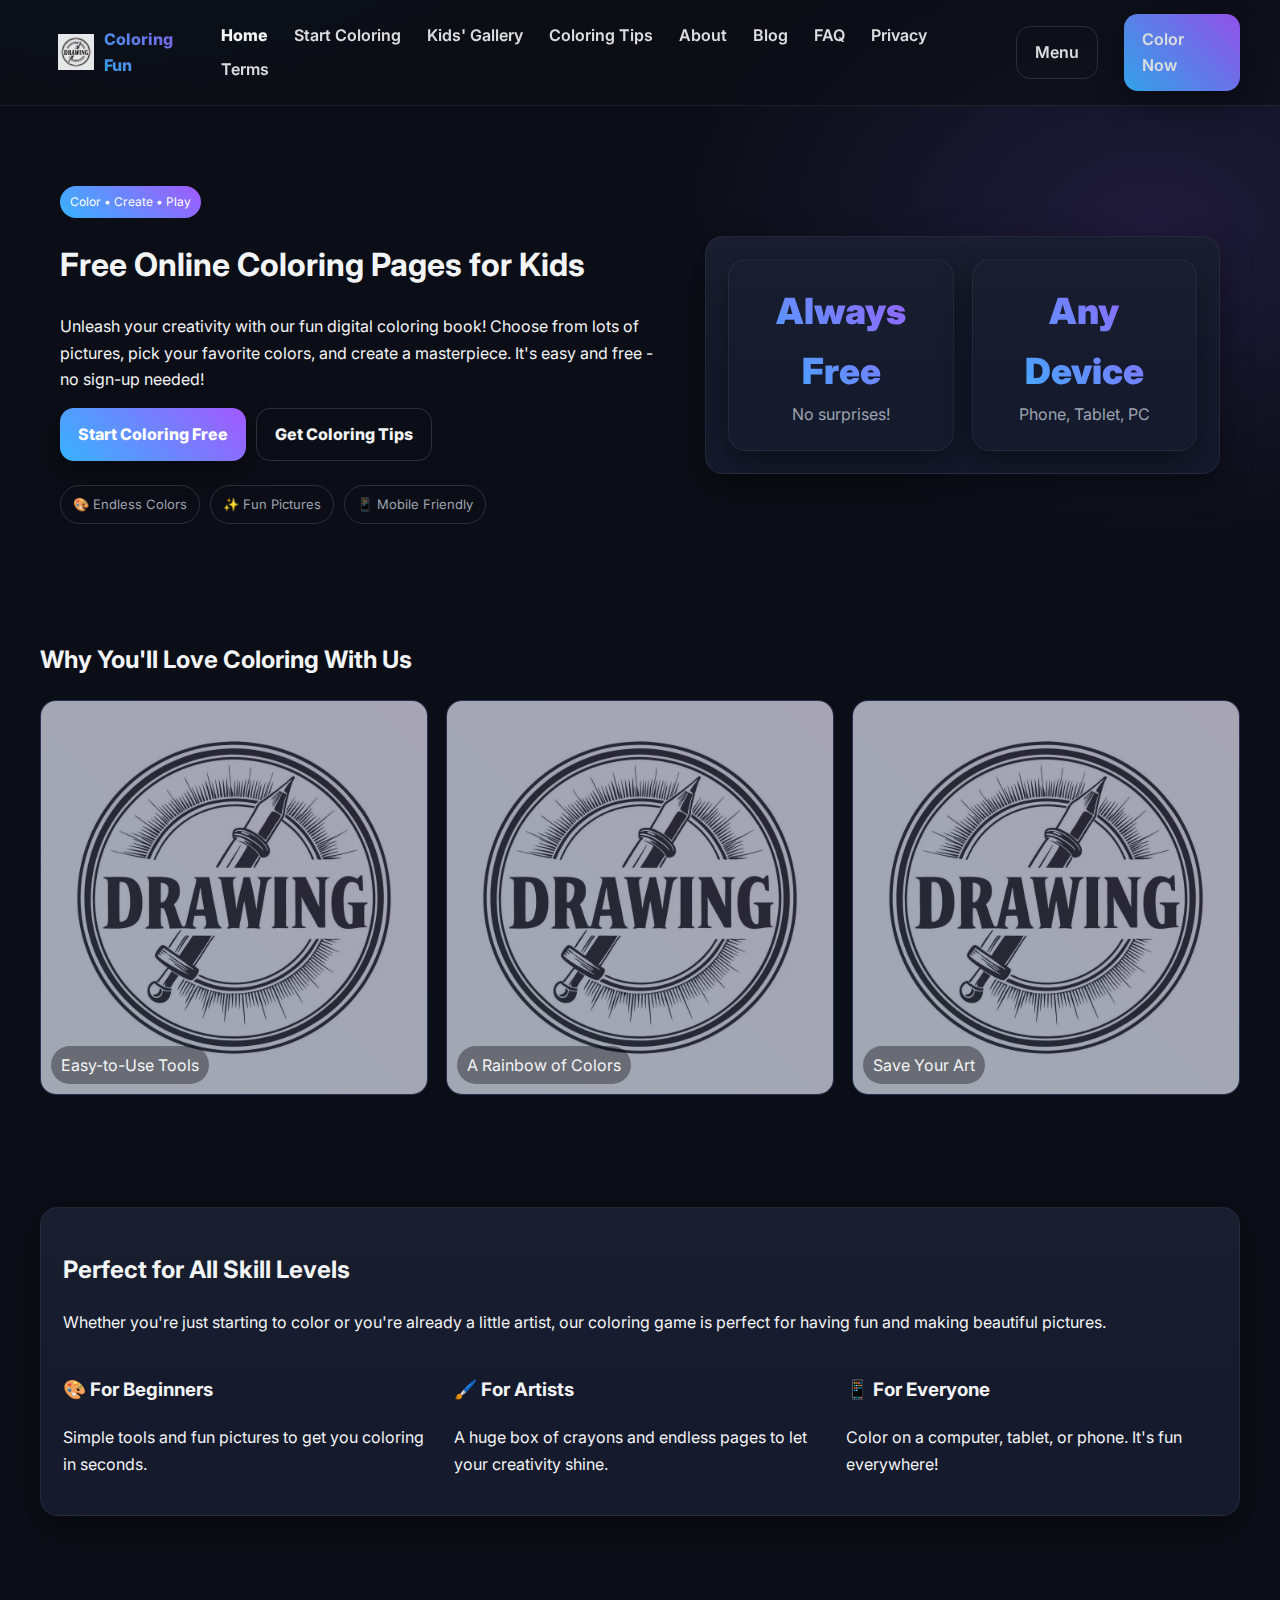
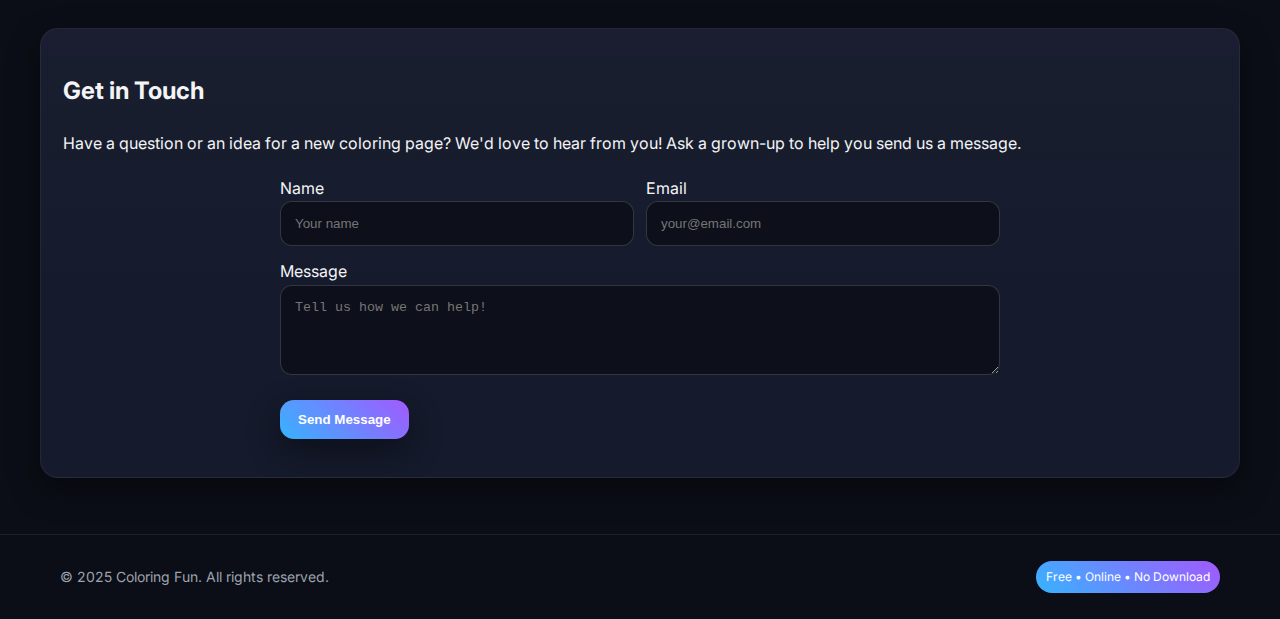
<file: index.html>
<!doctype html>
<html lang="en">
<head>
<meta charset="utf-8">
<meta name="viewport" content="width=device-width, initial-scale=1" />
<link rel="icon" href="./assets/img/pen-drawing-.jpg">
<title>Online Coloring Pages for Kids - Free Digital Coloring Book</title>
<meta name="description" content="Have fun with our free online coloring game for kids! Fill in beautiful pictures with a rainbow of colors. No download needed - start coloring now!">
<meta property="og:title" content="Online Coloring Pages for Kids - Free Digital Coloring Book">
<meta property="og:description" content="A fun and easy digital coloring book for kids. Choose from lots of pictures and colors. Free, fast, and works on any device.">
<meta property="og:type" content="website">
<meta property="og:image" content="./assets/img/pen-drawing-.jpg">
<meta name="twitter:card" content="summary">
<meta name="twitter:title" content="Online Coloring Pages for Kids - Free Digital Coloring Book">
<meta name="twitter:description" content="Express your creativity with our fun and easy digital coloring book. Perfect for young artists!">
<link rel="preconnect" href="https://fonts.googleapis.com">
<link rel="preconnect" href="https://fonts.gstatic.com" crossorigin>
<link href="https://fonts.googleapis.com/css2?family=Inter:wght@400;600;800&display=swap" rel="stylesheet">
<link rel="stylesheet" href="assets/css/style.css" />
</head>
<body>
<nav class="nav">
  <div class="container nav-inner">
    <a class="logo" href="index.html" aria-label="Home"><img src="assets/img/pen-drawing-.jpg" alt="Coloring Fun logo"><span>Coloring Fun</span></a>
    <div class="menu" data-nav-menu>
      <a href="index.html" style='opacity:1;font-weight:800'>Home</a>
      <a href="game.html" >Start Coloring</a>
      <a href="gallery.html" >Kids' Gallery</a>
      <a href="tutorials.html" >Coloring Tips</a>
      <a href="about.html" >About</a>
      <a href="blog.html" >Blog</a>
      <a href="faq.html" >FAQ</a>
      <a href="privacy.html" >Privacy</a>
      <a href="terms.html" >Terms</a>
    </div>
    <div class="right"><a class="btn ghost" data-nav-toggle>Menu</a><a class="btn" href="game.html">Color Now</a></div>
  </div>
</nav>

<header class="hero">
  <div class="container grid">
    <div>
      <div class="badge">Color • Create • Play</div>
      <h1>Free Online Coloring Pages for Kids</h1>
      <p class="hero-p">Unleash your creativity with our fun digital coloring book! Choose from lots of pictures, pick your favorite colors, and create a masterpiece. It's easy and free - no sign-up needed!</p>
      <div class="hero-buttons">
        <a class="btn" href="game.html">Start Coloring Free</a>
        <a class="btn ghost" href="tutorials.html">Get Coloring Tips</a>
      </div>
      <div class="kudos">
        <span class="pill">🎨 Endless Colors</span>
        <span class="pill">✨ Fun Pictures</span>
        <span class="pill">📱 Mobile Friendly</span>
      </div>
    </div>
    <div class="card">
      <div class="grid-2">
        <div class="card">
          <div class="stat"><div class="n">Always Free</div><div class="t">No surprises!</div></div>
        </div>
        <div class="card">
          <div class="stat"><div class="n">Any Device</div><div class="t">Phone, Tablet, PC</div></div>
        </div>
      </div>
    </div>
  </div>
</header>

<section class="section container">
  <h2>Why You'll Love Coloring With Us</h2>
  <div class="showcase">
    <div class="tile">
      <img src="assets/img/pen-drawing-.jpg" alt="A child coloring a picture on a tablet" style="width:100%;height:100%;opacity:.6;object-fit:cover">
      <div class="cap">Easy-to-Use Tools</div>
    </div>
    <div class="tile">
      <img src="assets/img/pen-drawing-.jpg" alt="A vibrant color palette" style="width:100%;height:100%;opacity:.6;object-fit:cover">
      <div class="cap">A Rainbow of Colors</div>
    </div>
    <div class="tile">
      <img src="assets/img/pen-drawing-.jpg" alt="A saved coloring page masterpiece" style="width:100%;height:100%;opacity:.6;object-fit:cover">
      <div class="cap">Save Your Art</div>
    </div>
  </div>
</section>

<section class="section container">
  <div class="card">
    <h2>Perfect for All Skill Levels</h2>
    <p>Whether you're just starting to color or you're already a little artist, our coloring game is perfect for having fun and making beautiful pictures.</p>
    <div class="feature-list">
      <div class="feature-item">
        <h3>🎨 For Beginners</h3>
        <p>Simple tools and fun pictures to get you coloring in seconds.</p>
      </div>
      <div class="feature-item">
        <h3>🖌️ For Artists</h3>
        <p>A huge box of crayons and endless pages to let your creativity shine.</p>
      </div>
      <div class="feature-item">
        <h3>📱 For Everyone</h3>
        <p>Color on a computer, tablet, or phone. It's fun everywhere!</p>
      </div>
    </div>
  </div>
</section>

<section id="contact" class="section container">
  <div class="card">
    <h2>Get in Touch</h2>
    <p>Have a question or an idea for a new coloring page? We'd love to hear from you! Ask a grown-up to help you send us a message.</p>
    <form id="contact-form" style="max-width:720px;margin:18px auto 0;text-align:left">
      <div class="form-row">
        <div>
          <label>Name</label>
          <input name="name" required placeholder="Your name">
        </div>
        <div>
          <label>Email</label>
          <input name="email" required type="email" placeholder="your@email.com">
        </div>
      </div>
      <div style="height:12px"></div>
      <div>
        <label>Message</label>
        <textarea name="message" rows="4" placeholder="Tell us how we can help!"></textarea>
      </div>
      <div style="height:18px"></div>
      <button class="btn" type="submit">Send Message</button>
      <p id="form-status" style="margin-top: 15px; text-align: center;"></p>
    </form>
  </div>
</section>

<footer class="footer">
  <div class="container" style="display:flex;align-items:center;justify-content:space-between;gap:12px;flex-wrap:wrap">
    <div>© 2025 Coloring Fun. All rights reserved.</div>
    <div style="display:flex;gap:12px;align-items:center"><span class="badge">Free • Online • No Download</span></div>
  </div>
</footer>
<script src="assets/js/main.js"></script>
</body>
</html>
</file>
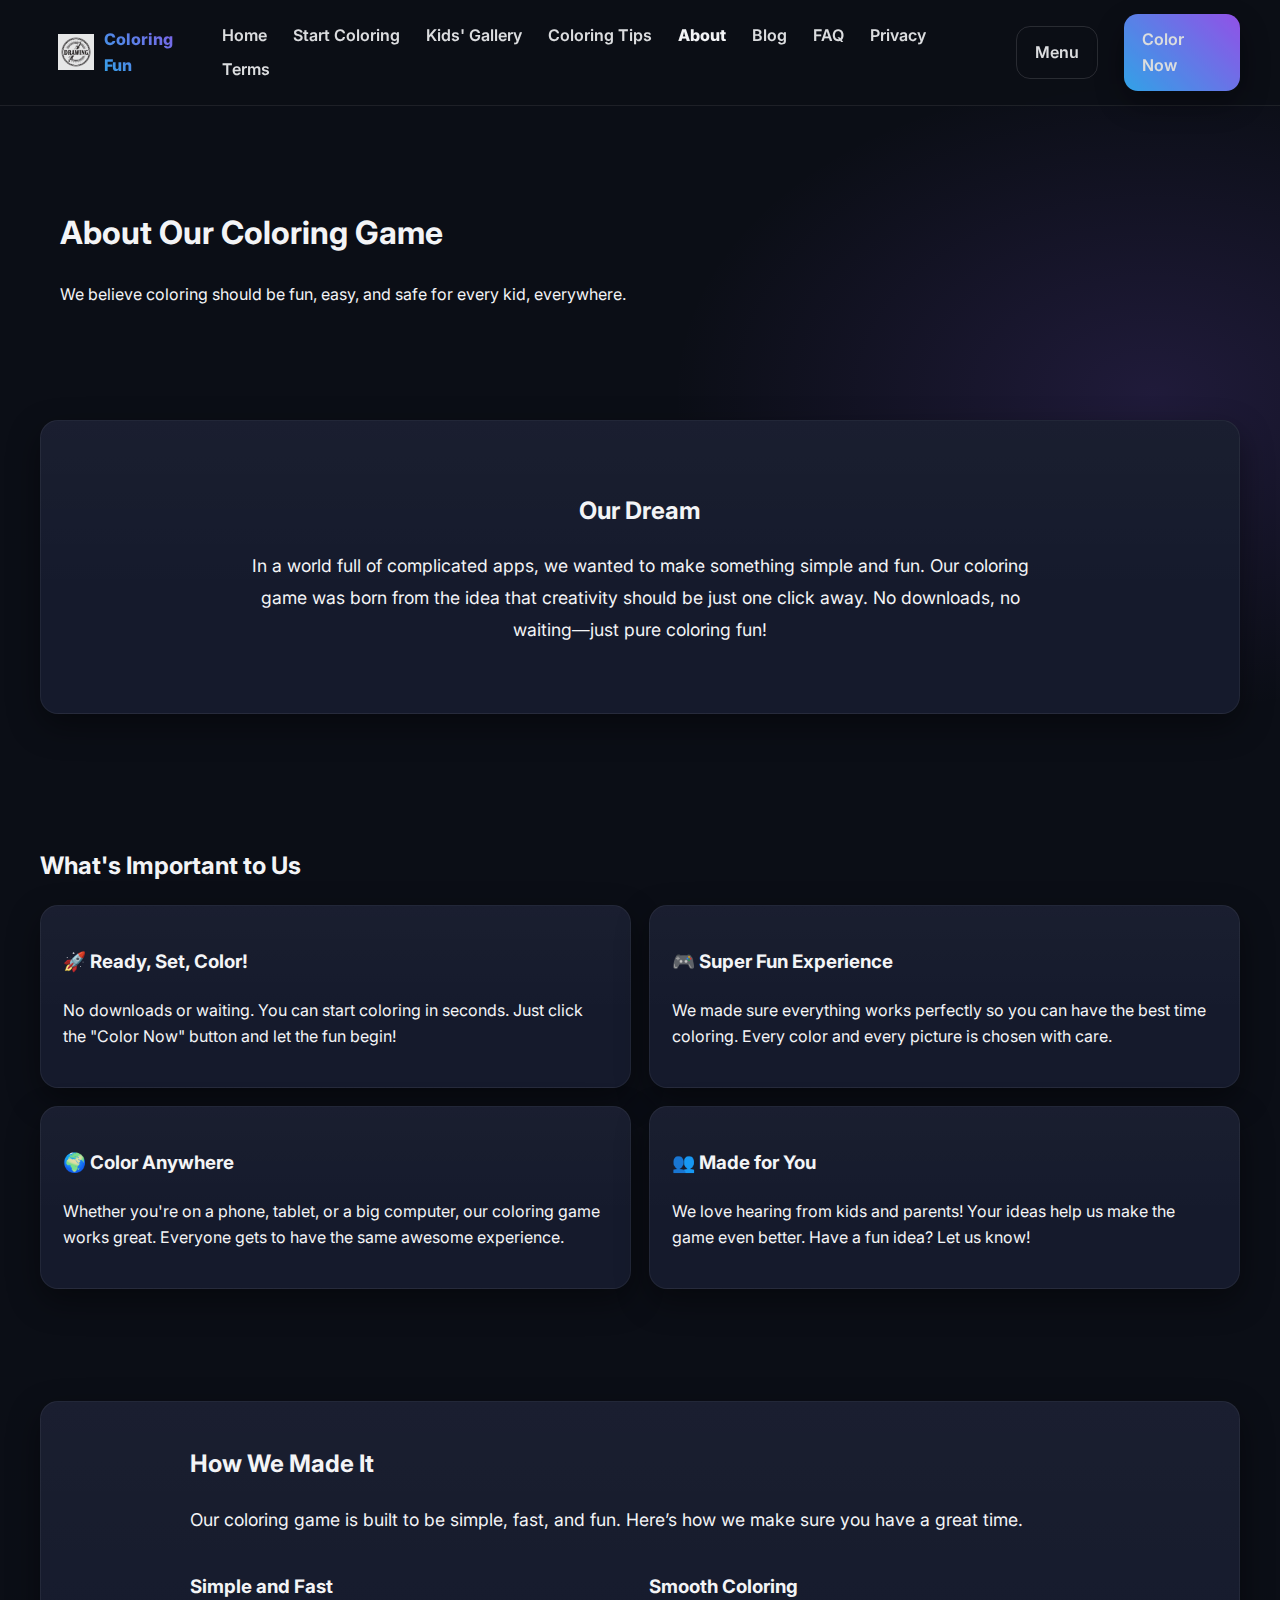
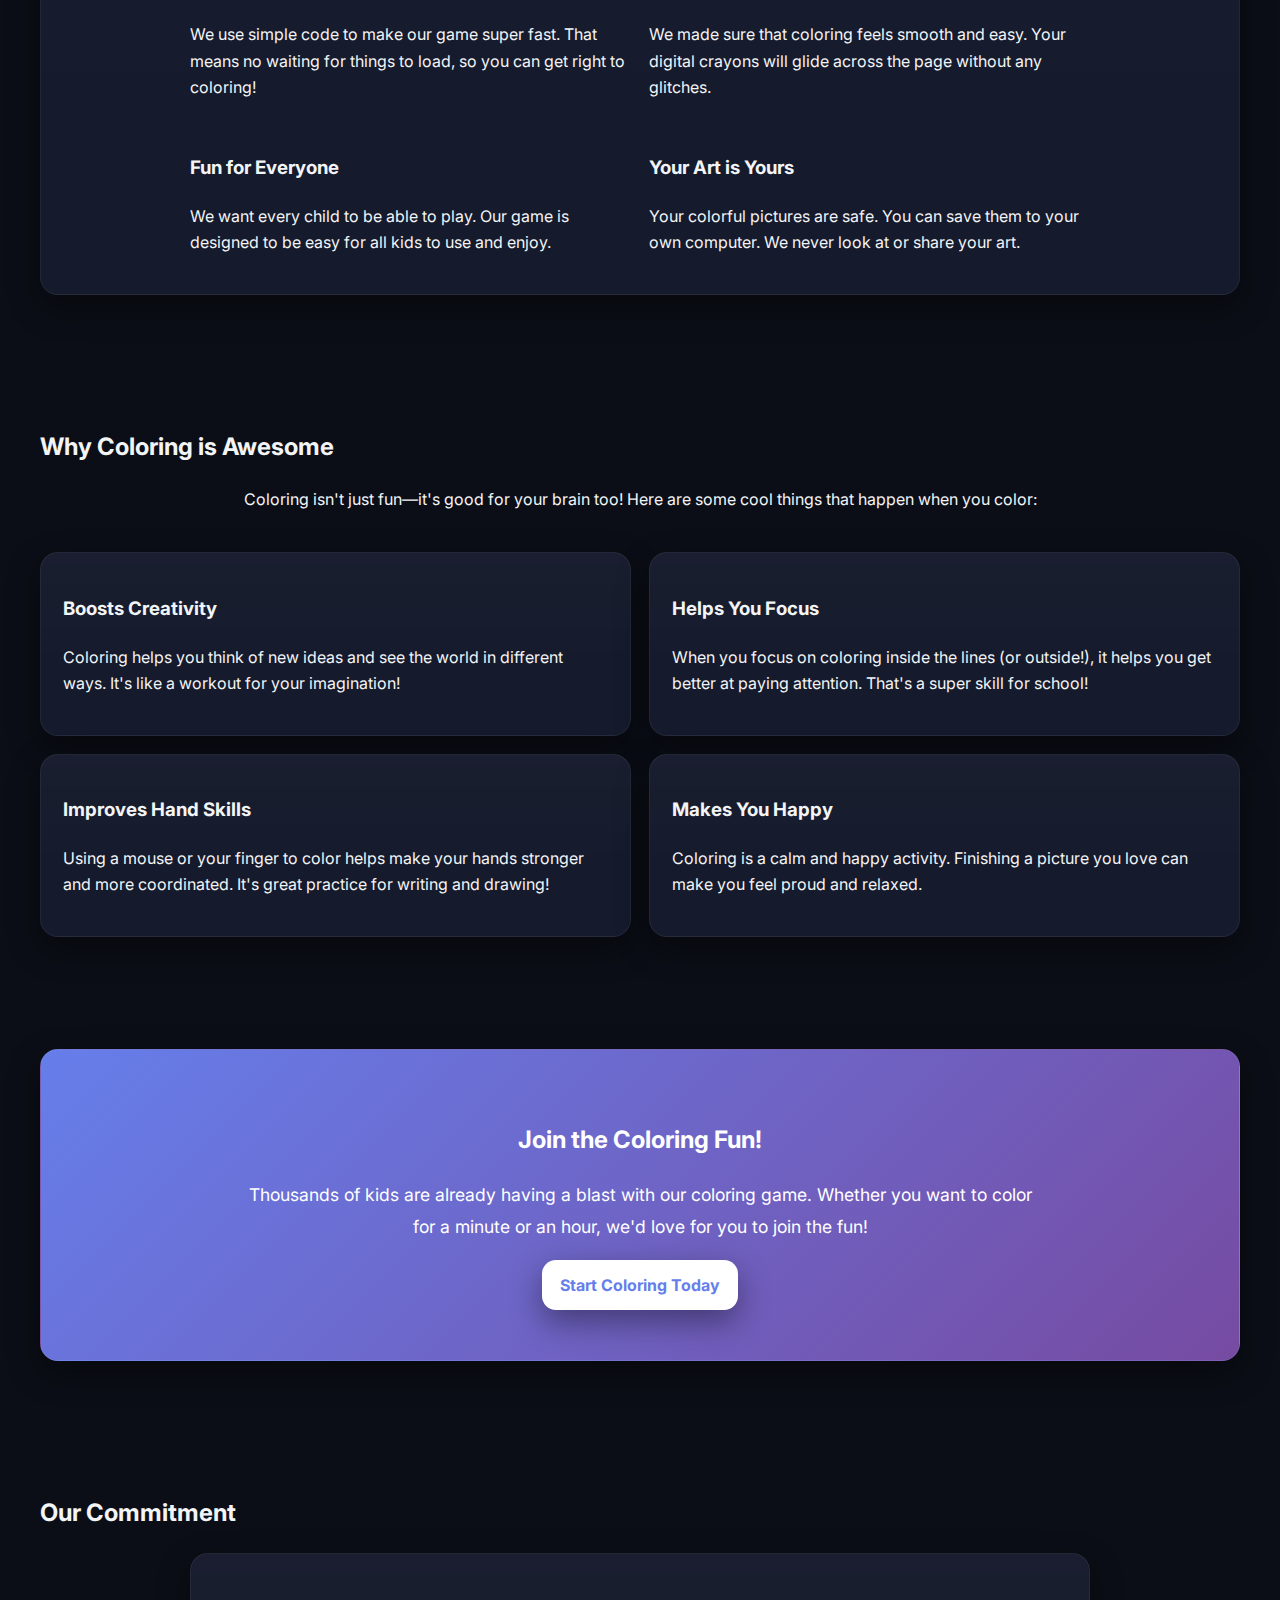
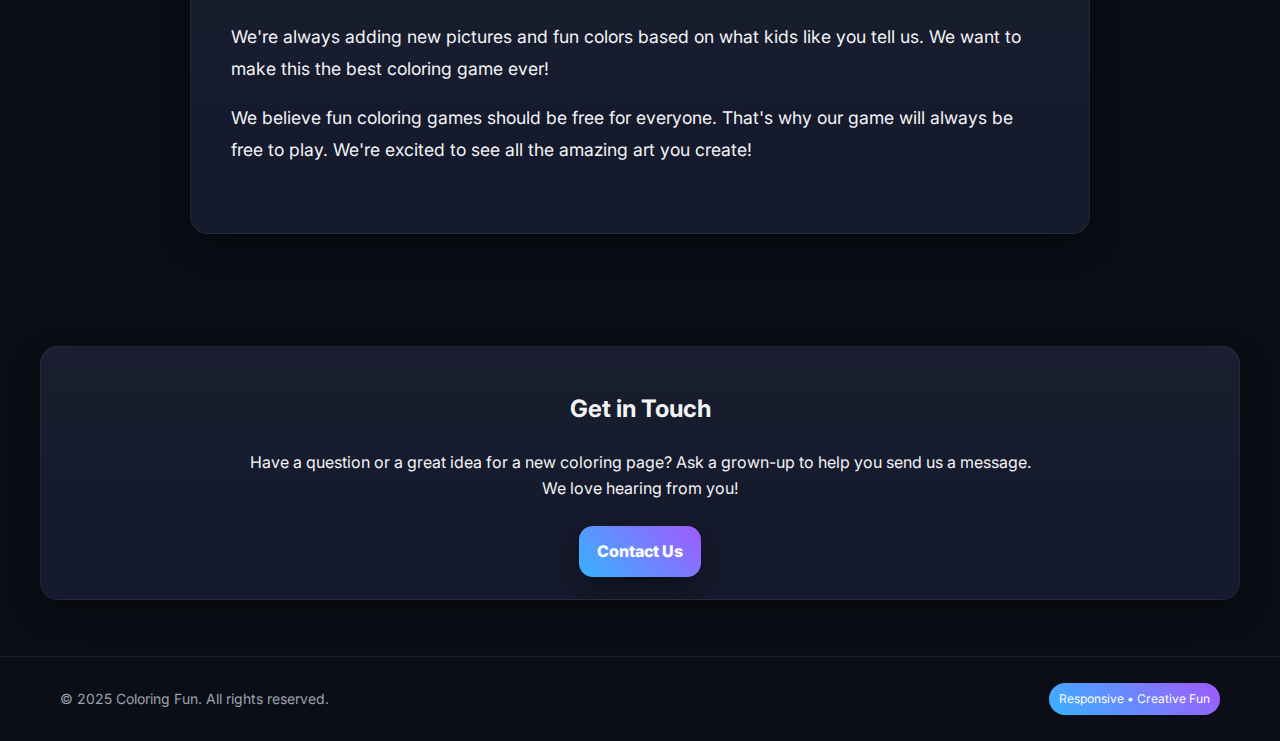
<file: about.html>
<!doctype html>
<html lang="en">
<head>
<meta charset="utf-8">
<meta name="viewport" content="width=device-width, initial-scale=1" />
<link rel="icon" href="./assets/img/pen-drawing-.jpg">
<title>About Our Coloring Game - Our Story</title>
<meta name="description" content="Learn about our mission to create a fun, free, and safe online coloring experience for kids everywhere.">
<link rel="preconnect" href="https://fonts.googleapis.com">
<link rel="preconnect" href="https://fonts.gstatic.com" crossorigin>
<link href="https://fonts.googleapis.com/css2?family=Inter:wght@400;600;800&display=swap" rel="stylesheet">
<link rel="stylesheet" href="assets/css/style.css" />
</head>
<body>
<nav class="nav">
  <div class="container nav-inner">
    <a class="logo" href="index.html" aria-label="Home"><img src="assets/img/pen-drawing-.jpg" alt="Coloring Fun icon"><span>Coloring Fun</span></a>
    <div class="menu" data-nav-menu>
      <a href="index.html">Home</a>
      <a href="game.html">Start Coloring</a>
      <a href="gallery.html">Kids' Gallery</a>
      <a href="tutorials.html">Coloring Tips</a>
      <a href="about.html" style='opacity:1;font-weight:800'>About</a>
      <a href="blog.html">Blog</a>
      <a href="faq.html">FAQ</a>
      <a href="privacy.html">Privacy</a>
      <a href="terms.html">Terms</a>
    </div>
    <div class="right"><a class="btn ghost" data-nav-toggle>Menu</a><a class="btn" href="game.html">Color Now</a></div>
  </div>
</nav>

<header class="hero">
  <div class="container">
    <h1>About Our Coloring Game</h1>
    <p>We believe coloring should be fun, easy, and safe for every kid, everywhere.</p>
  </div>
</header>

<section class="section container">
  <div class="card text-center card-padded">
    <h2>Our Dream</h2>
    <p class="large-text lead">
      In a world full of complicated apps, we wanted to make something simple and fun. Our coloring game was born from the idea that creativity should be just one click away. No downloads, no waiting—just pure coloring fun!
    </p>
  </div>
</section>

<section class="section container">
  <h2>What's Important to Us</h2>
  <div class="grid-2">
    <div class="card">
      <h3>🚀 Ready, Set, Color!</h3>
      <p>No downloads or waiting. You can start coloring in seconds. Just click the "Color Now" button and let the fun begin!</p>
    </div>
    <div class="card">
      <h3>🎮 Super Fun Experience</h3>
      <p>We made sure everything works perfectly so you can have the best time coloring. Every color and every picture is chosen with care.</p>
    </div>
    <div class="card">
      <h3>🌍 Color Anywhere</h3>
      <p>Whether you're on a phone, tablet, or a big computer, our coloring game works great. Everyone gets to have the same awesome experience.</p>
    </div>
    <div class="card">
      <h3>👥 Made for You</h3>
      <p>We love hearing from kids and parents! Your ideas help us make the game even better. Have a fun idea? Let us know!</p>
    </div>
  </div>
</section>

<section class="section container">
  <div class="card">
    <div class="centered-content">
      <h2>How We Made It</h2>
      <p class="large-text">
        Our coloring game is built to be simple, fast, and fun. Here’s how we make sure you have a great time.
      </p>
      
      <div class="grid-2 text-left">
        <div>
          <h3>Simple and Fast</h3>
          <p>We use simple code to make our game super fast. That means no waiting for things to load, so you can get right to coloring!</p>
        </div>
        <div>
          <h3>Smooth Coloring</h3>
          <p>We made sure that coloring feels smooth and easy. Your digital crayons will glide across the page without any glitches.</p>
        </div>
        <div>
          <h3>Fun for Everyone</h3>
          <p>We want every child to be able to play. Our game is designed to be easy for all kids to use and enjoy.</p>
        </div>
        <div>
          <h3>Your Art is Yours</h3>
          <p>Your colorful pictures are safe. You can save them to your own computer. We never look at or share your art.</p>
        </div>
      </div>
    </div>
  </div>
</section>

<section class="section container">
  <h2>Why Coloring is Awesome</h2>
  <p class="text-center lead" style="margin-bottom: 40px;">
    Coloring isn't just fun—it's good for your brain too! Here are some cool things that happen when you color:
  </p>
  <div class="grid-2">
    <div class="card">
      <h3>Boosts Creativity</h3>
      <p>Coloring helps you think of new ideas and see the world in different ways. It's like a workout for your imagination!</p>
    </div>
    <div class="card">
      <h3>Helps You Focus</h3>
      <p>When you focus on coloring inside the lines (or outside!), it helps you get better at paying attention. That's a super skill for school!</p>
    </div>
    <div class="card">
      <h3>Improves Hand Skills</h3>
      <p>Using a mouse or your finger to color helps make your hands stronger and more coordinated. It's great practice for writing and drawing!</p>
    </div>
    <div class="card">
      <h3>Makes You Happy</h3>
      <p>Coloring is a calm and happy activity. Finishing a picture you love can make you feel proud and relaxed.</p>
    </div>
  </div>
</section>

<section class="section container">
  <div class="card text-center card-padded cta-card">
    <h2>Join the Coloring Fun!</h2>
    <p class="large-text lead">
      Thousands of kids are already having a blast with our coloring game. Whether you want to color for a minute or an hour, we'd love for you to join the fun!
    </p>
    <a class="btn cta-button" href="game.html">Start Coloring Today</a>
  </div>
</section>

<section class="section container">
  <h2>Our Commitment</h2>
  <div class="card centered-content card-padded">
    <p class="large-text">
      We're always adding new pictures and fun colors based on what kids like you tell us. We want to make this the best coloring game ever!
    </p>
    <p class="large-text">
      We believe fun coloring games should be free for everyone. That's why our game will always be free to play. We're excited to see all the amazing art you create!
    </p>
  </div>
</section>

<section class="section container">
  <div class="card text-center">
    <h2>Get in Touch</h2>
    <p class="lead">
      Have a question or a great idea for a new coloring page? Ask a grown-up to help you send us a message. We love hearing from you!
    </p>
    <div class="contact-button">
      <a class="btn" href="index.html#contact">Contact Us</a>
    </div>
  </div>
</section>

<footer class="footer">
  <div class="container" style="display:flex;align-items:center;justify-content:space-between;gap:12px;flex-wrap:wrap">
    <div>© 2025 Coloring Fun. All rights reserved.</div>
    <div style="display:flex;gap:12px;align-items:center"><span class="badge">Responsive • Creative Fun</span></div>
  </div>
</footer>

<script src="assets/js/main.js"></script>
</body>
</html>
</file>
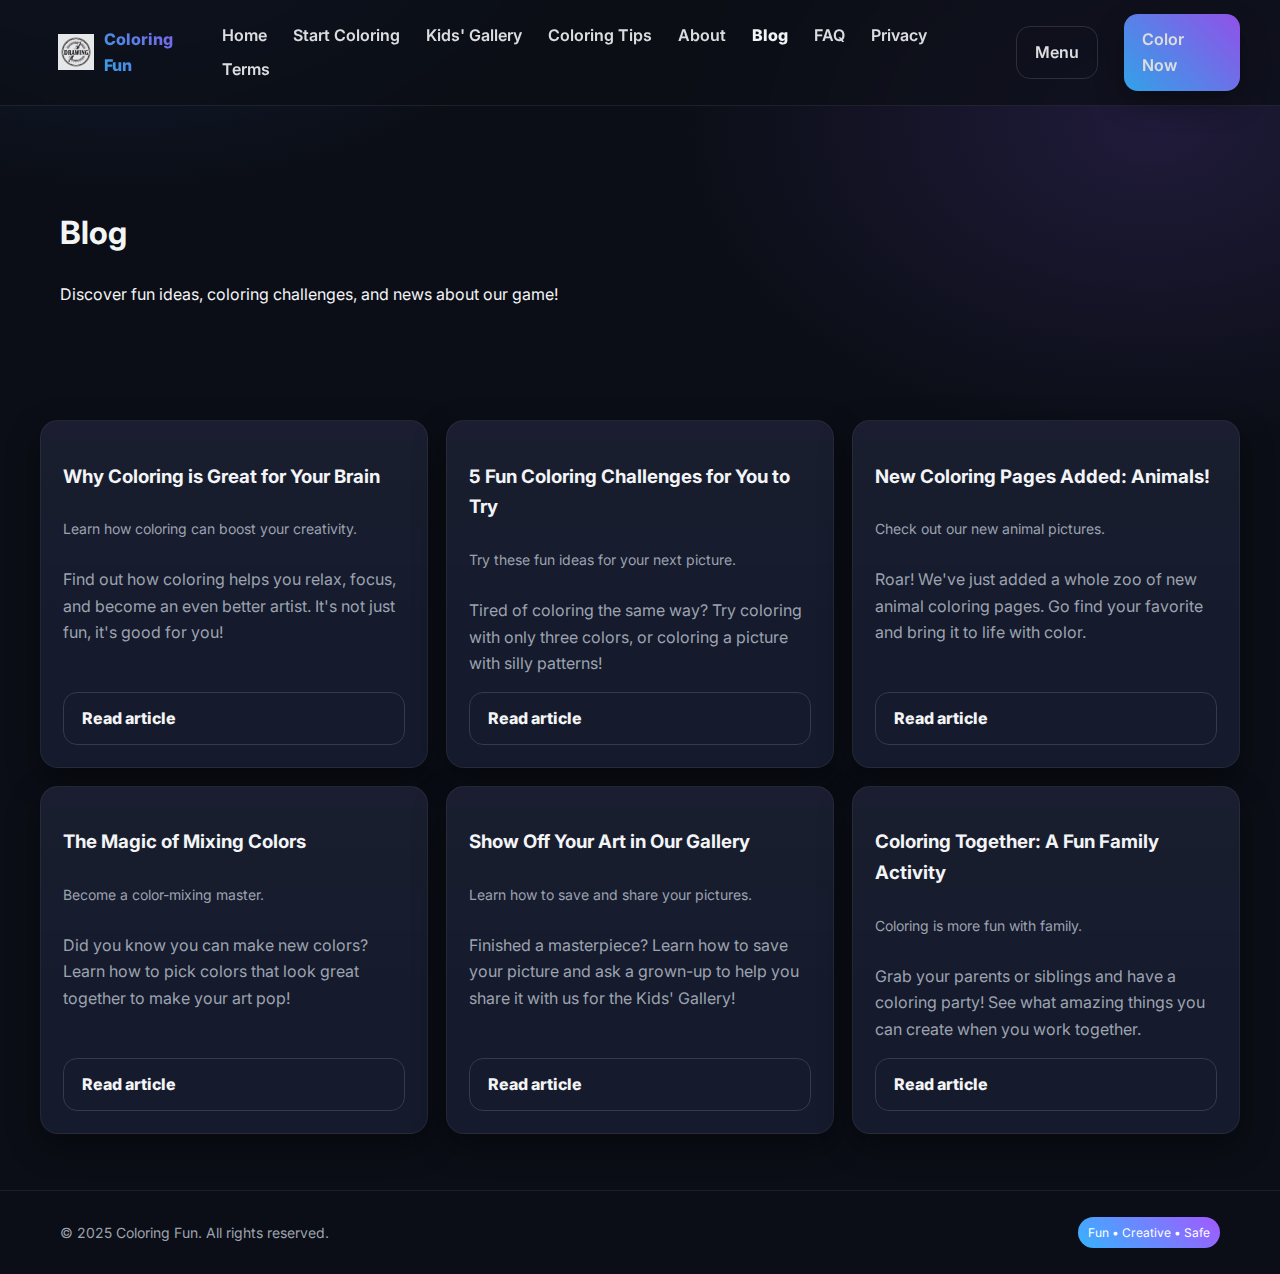
<file: blog.html>
<!doctype html>
<html lang="en">
<head>
<meta charset="utf-8">
<meta name="viewport" content="width=device-width, initial-scale=1" />
<link rel="icon" href="./assets/img/pen-drawing-.jpg">
<title>Coloring Fun Blog - Tips and Ideas for Kids</title>
<meta name="description" content="Read our blog for fun coloring ideas, news about new pictures, and creative tips for kids.">
<link rel="preconnect" href="https://fonts.googleapis.com"><link rel="preconnect" href="https://fonts.gstatic.com" crossorigin>
<link href="https://fonts.googleapis.com/css2?family=Inter:wght@400;600;800&display=swap" rel="stylesheet">
<link rel="stylesheet" href="assets/css/style.css" />
</head>
<body>
<nav class="nav">
  <div class="container nav-inner">
    <a class="logo" href="index.html" aria-label="Home"><img src="assets/img/pen-drawing-.jpg" alt="Coloring Fun icon"><span>Coloring Fun</span></a>
    <div class="menu" data-nav-menu>
      <a href="index.html" >Home</a>
      <a href="game.html" >Start Coloring</a>
      <a href="gallery.html" >Kids' Gallery</a>
      <a href="tutorials.html" >Coloring Tips</a>
      <a href="about.html" >About</a>
      <a href="blog.html" style='opacity:1;font-weight:800'>Blog</a>
      <a href="faq.html" >FAQ</a>
      <a href="privacy.html" >Privacy</a>
      <a href="terms.html" >Terms</a>
    </div>
    <div class="right"><a class="btn ghost" data-nav-toggle>Menu</a><a class="btn" href="game.html">Color Now</a></div>
  </div>
</nav>

<header class="hero">
  <div class="container">
    <h1>Blog</h1>
    <p>Discover fun ideas, coloring challenges, and news about our game!</p>
  </div>
</header>

<section class="section container">
  <div class="blog-grid">

    <div class="card blog-card">
      <h3>Why Coloring is Great for Your Brain</h3>
      <div class="meta">Learn how coloring can boost your creativity.</div>
      <p class="excerpt">Find out how coloring helps you relax, focus, and become an even better artist. It's not just fun, it's good for you!</p>
      <a class="btn ghost read" href="posts/post-1.html">Read article</a>
    </div>

    <div class="card blog-card">
      <h3>5 Fun Coloring Challenges for You to Try</h3>
      <div class="meta">Try these fun ideas for your next picture.</div>
      <p class="excerpt">Tired of coloring the same way? Try coloring with only three colors, or coloring a picture with silly patterns!</p>
      <a class="btn ghost read" href="posts/post-1.html">Read article</a>
    </div>

    <div class="card blog-card">
      <h3>New Coloring Pages Added: Animals!</h3>
      <div class="meta">Check out our new animal pictures.</div>
      <p class="excerpt">Roar! We've just added a whole zoo of new animal coloring pages. Go find your favorite and bring it to life with color.</p>
      <a class="btn ghost read" href="posts/post-1.html">Read article</a>
    </div>

    <div class="card blog-card">
      <h3>The Magic of Mixing Colors</h3>
      <div class="meta">Become a color-mixing master.</div>
      <p class="excerpt">Did you know you can make new colors? Learn how to pick colors that look great together to make your art pop!</p>
      <a class="btn ghost read" href="posts/post-1.html">Read article</a>
    </div>

    <div class="card blog-card">
      <h3>Show Off Your Art in Our Gallery</h3>
      <div class="meta">Learn how to save and share your pictures.</div>
      <p class="excerpt">Finished a masterpiece? Learn how to save your picture and ask a grown-up to help you share it with us for the Kids' Gallery!</p>
      <a class="btn ghost read" href="posts/post-1.html">Read article</a>
    </div>

    <div class="card blog-card">
      <h3>Coloring Together: A Fun Family Activity</h3>
      <div class="meta">Coloring is more fun with family.</div>
      <p class="excerpt">Grab your parents or siblings and have a coloring party! See what amazing things you can create when you work together.</p>
      <a class="btn ghost read" href="posts/post-1.html">Read article</a>
    </div>

  </div>
</section>

<footer class="footer">
  <div class="container" style="display:flex;align-items:center;justify-content:space-between;gap:12px;flex-wrap:wrap">
    <div>© 2025 Coloring Fun. All rights reserved.</div>
    <div style="display:flex;gap:12px;align-items:center">
      <span class="badge">Fun • Creative • Safe</span>
    </div>
  </div>
</footer>

<script src="assets/js/main.js"></script>
</body>
</html>
</file>
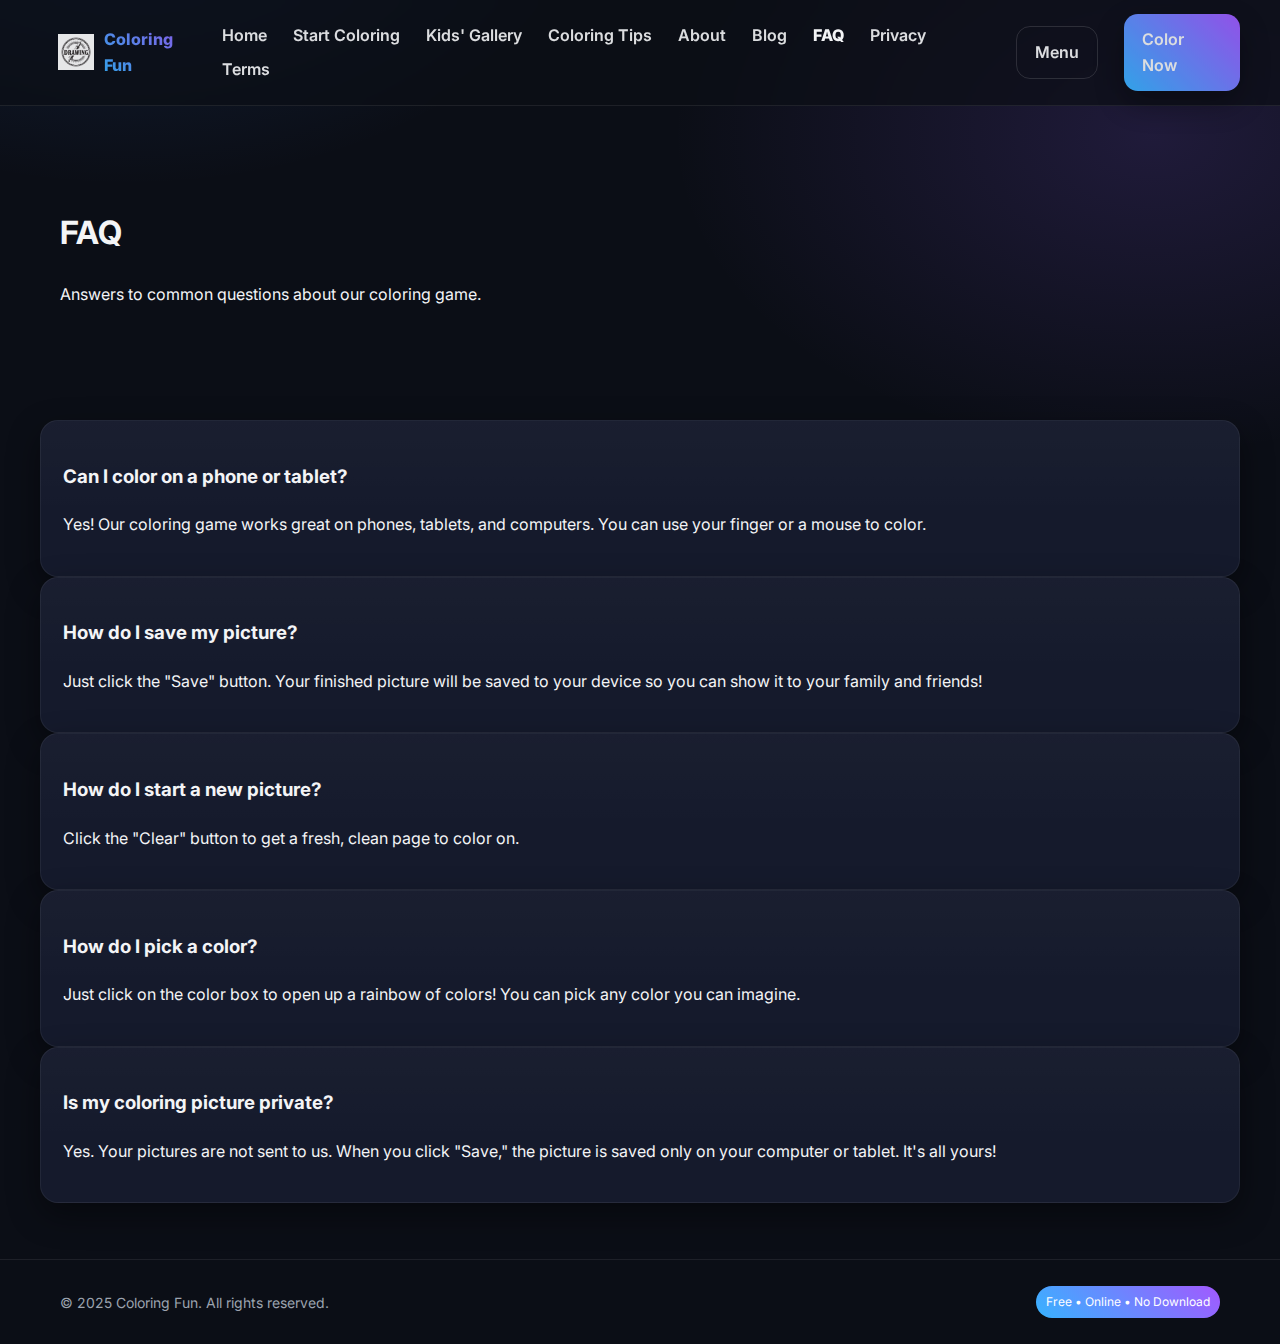
<file: faq.html>
<!doctype html>
<html lang="en">
<head>
<meta charset="utf-8">
<meta name="viewport" content="width=device-width, initial-scale=1" />
<link rel="icon" href="./assets/img/pen-drawing-.jpg">
<title>Coloring Game FAQ - Questions & Answers</title>
<meta name="description" content="Find answers to common questions about our free online coloring game for kids.">
<link rel="preconnect" href="https://fonts.googleapis.com"><link rel="preconnect" href="https://fonts.gstatic.com" crossorigin>
<link href="https://fonts.googleapis.com/css2?family=Inter:wght@400;600;800&display=swap" rel="stylesheet">
<link rel="stylesheet" href="assets/css/style.css" />
</head>
<body>
<nav class="nav">
  <div class="container nav-inner">
    <a class="logo" href="index.html" aria-label="Home"><img src="assets/img/pen-drawing-.jpg" alt="Coloring Fun icon"><span>Coloring Fun</span></a>
    <div class="menu" data-nav-menu>
      <a href="index.html" >Home</a>
      <a href="game.html" >Start Coloring</a>
      <a href="gallery.html" >Kids' Gallery</a>
      <a href="tutorials.html" >Coloring Tips</a>
      <a href="about.html" >About</a>
      <a href="blog.html" >Blog</a>
      <a href="faq.html" style='opacity:1;font-weight:800'>FAQ</a>
      <a href="privacy.html" >Privacy</a>
      <a href="terms.html" >Terms</a>
    </div>
    <div class="right"><a class="btn ghost" data-nav-toggle>Menu</a><a class="btn" href="game.html">Color Now</a></div>
  </div>
</nav>
<header class='hero'><div class='container'><h1>FAQ</h1><p>Answers to common questions about our coloring game.</p></div></header>
<section class='section container'>

<div class='card'>
<h3>Can I color on a phone or tablet?</h3>
<p>Yes! Our coloring game works great on phones, tablets, and computers. You can use your finger or a mouse to color.</p>
</div>

<div class='card'>
<h3>How do I save my picture?</h3>
<p>Just click the "Save" button. Your finished picture will be saved to your device so you can show it to your family and friends!</p>
</div>

<div class='card'>
<h3>How do I start a new picture?</h3>
<p>Click the "Clear" button to get a fresh, clean page to color on.</p>
</div>

<div class='card'>
<h3>How do I pick a color?</h3>
<p>Just click on the color box to open up a rainbow of colors! You can pick any color you can imagine.</p>
</div>

<div class='card'>
<h3>Is my coloring picture private?</h3>
<p>Yes. Your pictures are not sent to us. When you click "Save," the picture is saved only on your computer or tablet. It's all yours!</p>
</div>

</section>
<footer class="footer">
  <div class="container">
    <div class="footer-copyright">© 2025 Coloring Fun. All rights reserved.</div>
    <div class="footer-badge"><span class="badge">Free • Online • No Download</span></div>
  </div>
</footer>
<script src="assets/js/main.js"></script></body></html>
</file>
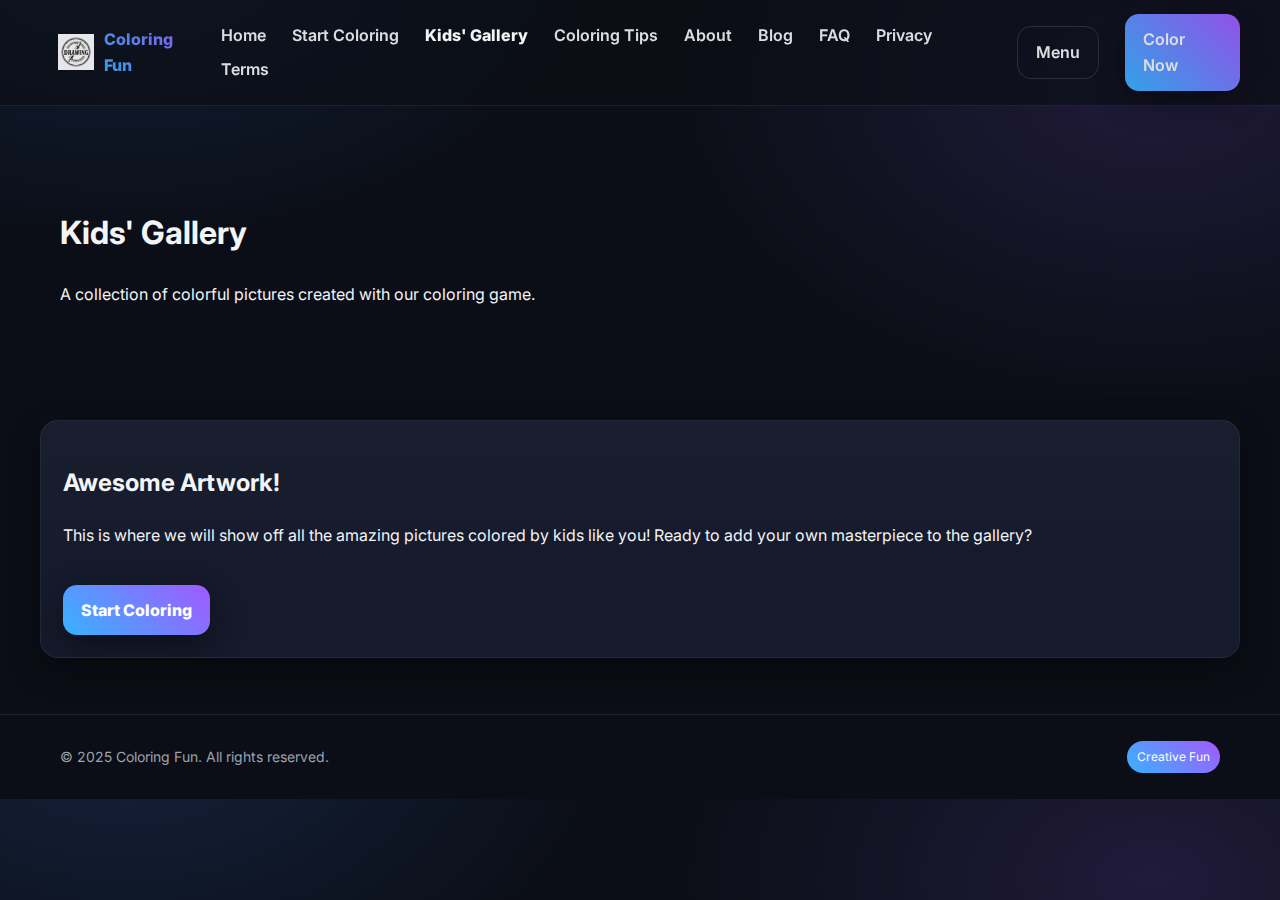
<file: gallery.html>
<!doctype html>
<html lang="en">
<head>
<meta charset="utf-8">
<meta name="viewport" content="width=device-width, initial-scale=1" />
<link rel="icon" href="./assets/img/pen-drawing-.jpg">
<title>Kids' Gallery - Coloring Fun</title>
<meta name="description" content="Explore a gallery of amazing pictures colored by kids from around the world using our coloring game.">
<link rel="preconnect" href="https://fonts.googleapis.com">
<link rel="preconnect" href="https://fonts.gstatic.com" crossorigin>
<link href="https://fonts.googleapis.com/css2?family=Inter:wght@400;600;800&display=swap" rel="stylesheet">
<link rel="stylesheet" href="assets/css/style.css" />
</head>
<body>
<nav class="nav">
  <div class="container nav-inner">
    <a class="logo" href="index.html" aria-label="Home"><img src="assets/img/pen-drawing-.jpg" alt="Coloring Fun icon"><span>Coloring Fun</span></a>
    <div class="menu" data-nav-menu>
      <a href="index.html">Home</a>
      <a href="game.html">Start Coloring</a>
      <a href="gallery.html" style='opacity:1;font-weight:800'>Kids' Gallery</a>
      <a href="tutorials.html">Coloring Tips</a>
      <a href="about.html">About</a>
      <a href="blog.html">Blog</a>
      <a href="faq.html">FAQ</a>
      <a href="privacy.html">Privacy</a>
      <a href="terms.html">Terms</a>
    </div>
    <div class="right"><a class="btn ghost" data-nav-toggle>Menu</a><a class="btn" href="game.html">Color Now</a></div>
  </div>
</nav>

<header class="hero">
  <div class="container">
    <h1>Kids' Gallery</h1>
    <p>A collection of colorful pictures created with our coloring game.</p>
  </div>
</header>

<section class="section container">
  <div class="card">
    <h2>Awesome Artwork!</h2>
    <p>This is where we will show off all the amazing pictures colored by kids like you! Ready to add your own masterpiece to the gallery?
    </p>
    <a class="btn" href="game.html" style="margin-top: 20px;">Start Coloring</a>
  </div>
</section>

<footer class="footer">
  <div class="container" style="display:flex;align-items:center;justify-content:space-between;gap:12px;flex-wrap:wrap">
    <div>© 2025 Coloring Fun. All rights reserved.</div>
    <div style="display:flex;gap:12px;align-items:center"><span class="badge">Creative Fun</span></div>
  </div>
</footer>
<script src="assets/js/main.js"></script>
</body>
</html>
</file>
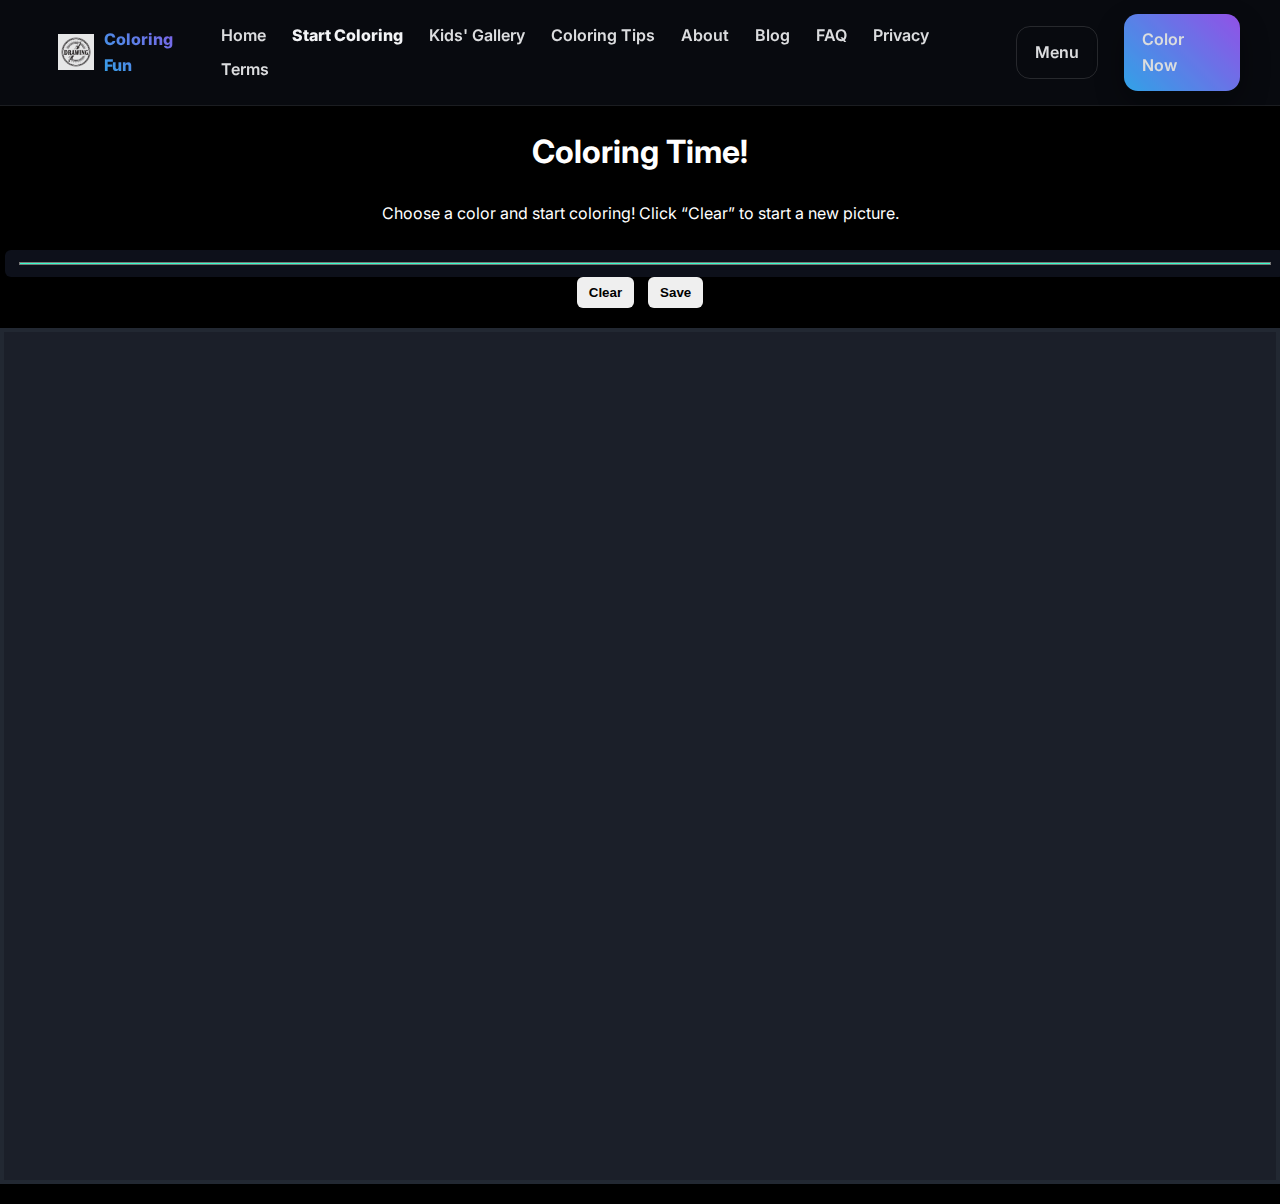
<file: game.html>
<!doctype html>
<html lang="en">
<head>
<meta charset="utf-8">
<meta name="viewport" content="width=device-width, initial-scale=1" />
<link rel="icon" href="./assets/img/pen-drawing-.jpg">
<title>Coloring Game - Fun Coloring Book for Kids</title>
<meta name="description" content="Start coloring now! A fun, free, and easy-to-use digital coloring book for kids.">
<link rel="preconnect" href="https://fonts.googleapis.com">
<link rel="preconnect" href="https://fonts.gstatic.com" crossorigin>
<link href="https://fonts.googleapis.com/css2?family=Inter:wght@400;600;800&display=swap" rel="stylesheet">
<link rel="stylesheet" href="assets/css/style.css" />
<style>
  body { margin:0; background:#000000; color:#ffffff; font-family:'Inter',sans-serif; }
  h1 { text-align:center; margin-top:20px; }
  p { text-align:center; }
  .toolbar {
    text-align:center;
    margin:20px auto;
  }
  .toolbar button, .toolbar input[type=color] {
    margin:0 5px;
    padding:8px 12px;
    font-weight:600;
    border:none;
    border-radius:6px;
    cursor:pointer;
  }
  canvas {
    display:block;
    background:#1b1f29;
    margin:20px auto;
    border:4px solid #222832;
    cursor:crosshair;
    touch-action:none;
    max-width: 100%;
    box-sizing: border-box;
  }
  .canvas-container {
    text-align: center;
  }
</style>
</head>
<body>
<nav class="nav">
  <div class="container nav-inner">
    <a class="logo" href="index.html" aria-label="Home"><img src="assets/img/pen-drawing-.jpg" alt="Coloring Fun icon"><span>Coloring Fun</span></a>
    <div class="menu" data-nav-menu>
      <a href="index.html" >Home</a>
      <a href="game.html" style='opacity:1;font-weight:800'>Start Coloring</a>
      <a href="gallery.html" >Kids' Gallery</a>
      <a href="tutorials.html" >Coloring Tips</a>
      <a href="about.html" >About</a>
      <a href="blog.html" >Blog</a>
      <a href="faq.html" >FAQ</a>
      <a href="privacy.html" >Privacy</a>
      <a href="terms.html" >Terms</a>
    </div>
    <div class="right"><a class="btn ghost" data-nav-toggle>Menu</a><a class="btn" href="game.html">Color Now</a></div>
  </div>
</nav>

<h1>Coloring Time!</h1>
<p>Choose a color and start coloring! Click “Clear” to start a new picture.</p>

<div class="toolbar">
  <input type="color" id="colorPicker" value="#37ffcd">
  <button id="clearBtn">Clear</button>
  <button id="saveBtn">Save</button>
</div>

<div class="canvas-container">
  <canvas id="drawCanvas" width="600" height="400"></canvas>
</div>

<script>
(function(){
  const canvas = document.getElementById('drawCanvas');
  const ctx = canvas.getContext('2d');
  const colorPicker = document.getElementById('colorPicker');
  const canvasContainer = document.querySelector('.canvas-container');
  const clearBtn = document.getElementById('clearBtn');
  const saveBtn = document.getElementById('saveBtn');

  let drawing = false;
  let currentColor = colorPicker.value;

  function startDraw(e){
    resizeCanvas(); // Ensure canvas is sized correctly on first interaction
    drawing = true;
    ctx.beginPath();
    ctx.moveTo(getX(e), getY(e));
  }

  function draw(e){
    if(!drawing) return;
    ctx.lineTo(getX(e), getY(e));
    ctx.strokeStyle = currentColor;
    ctx.lineWidth = 4;
    ctx.lineCap = 'round';
    ctx.stroke();
  }

  function endDraw(){
    drawing = false;
    ctx.closePath();
  }

  function getX(e){ return e.offsetX ?? e.touches?.[0].clientX - canvas.getBoundingClientRect().left; }
  function getY(e){ return e.offsetY ?? e.touches?.[0].clientY - canvas.getBoundingClientRect().top; }

  canvas.addEventListener('mousedown', startDraw);
  canvas.addEventListener('mousemove', draw);
  canvas.addEventListener('mouseup', endDraw);
  canvas.addEventListener('mouseleave', endDraw);

  // Touch support
  canvas.addEventListener('touchstart', e => { e.preventDefault(); startDraw(e); });
  canvas.addEventListener('touchmove', e => { e.preventDefault(); draw(e); });
  canvas.addEventListener('touchend', endDraw);

  colorPicker.addEventListener('change', () => {
    currentColor = colorPicker.value;
  });

  clearBtn.addEventListener('click', () => {
    ctx.clearRect(0, 0, canvas.width, canvas.height);
  });

  saveBtn.addEventListener('click', () => {
    const link = document.createElement('a');
    link.download = 'drawing.png';
    link.href = canvas.toDataURL();
    link.click();
  });

  // Make canvas responsive
  function resizeCanvas() {
    const tempCanvas = document.createElement('canvas');
    const tempCtx = tempCanvas.getContext('2d');
    tempCanvas.width = canvas.width;
    tempCanvas.height = canvas.height;
    tempCtx.drawImage(canvas, 0, 0);

    canvas.width = canvasContainer.offsetWidth - 8; // account for border
    canvas.height = (canvas.width / 3) * 2; // Maintain 3:2 aspect ratio
    ctx.drawImage(tempCanvas, 0, 0, tempCanvas.width, tempCanvas.height, 0, 0, canvas.width, canvas.height);
  }

  window.addEventListener('resize', resizeCanvas);
  resizeCanvas(); // Initial resize
})();
</script>
</body>
</html>
</file>
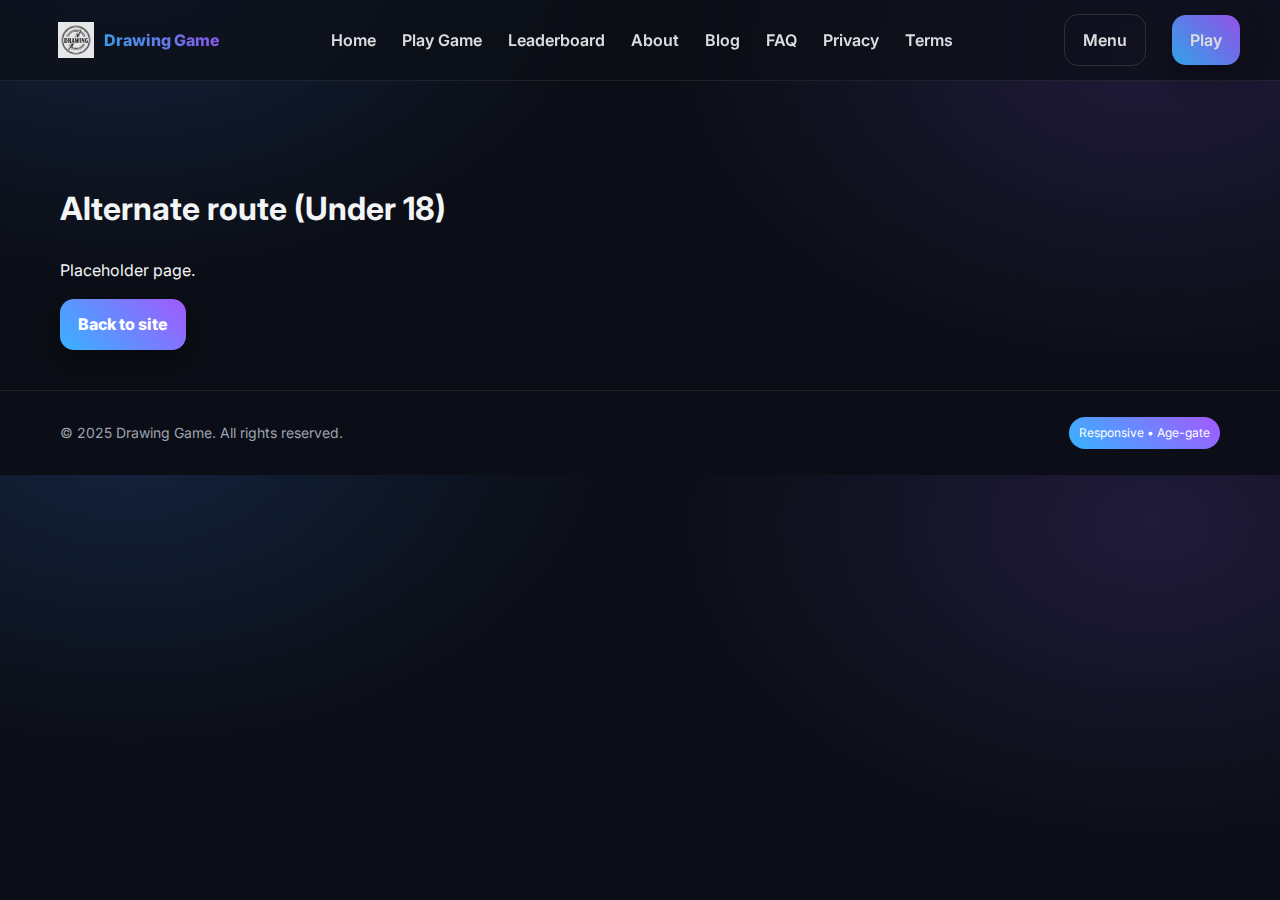
<file: lande.html>
<!doctype html>
<html lang="en">
<head>
<meta charset="utf-8">
<meta name="viewport" content="width=device-width, initial-scale=1" />
<link rel="icon" href="./assets/img/pen-drawing-.jpg">
<title> Drawing Game -  Drawing Game</title>
<meta name="description" content=" Drawing Game is a playful, responsive game site with a fast canvas runner.">
<link rel="preconnect" href="https://fonts.googleapis.com"><link rel="preconnect" href="https://fonts.gstatic.com" crossorigin>
<link href="https://fonts.googleapis.com/css2?family=Inter:wght@400;600;800&display=swap" rel="stylesheet">
<link rel="stylesheet" href="assets/css/style.css" />
</head>
<body>
<nav class="nav">
  <div class="container nav-inner">
    <a class="logo" href="index.html" aria-label="Home"><img src="assets/img/pen-drawing-.jpg" alt=" Drawing Game icon"><span> Drawing Game</span></a>
    <div class="menu" data-nav-menu>
      <a href="index.html" >Home</a>
      <a href="game.html" >Play Game</a>
      <a href="leaderboard.html" >Leaderboard</a>
      <a href="about.html" >About</a>
      <a href="blog.html" >Blog</a>
      <a href="faq.html" >FAQ</a>
      <a href="privacy.html" >Privacy</a>
      <a href="terms.html" >Terms</a>
       
    </div>
    <div class="right"><a class="btn ghost" data-nav-toggle>Menu</a><a class="btn" href="game.html">Play</a></div>
  </div>
</nav>
<header class='hero'><div class='container'><h1>Alternate route (Under 18)</h1><p>Placeholder page.</p><a class='btn' href='index.html'>Back to site</a></div></header><footer class="footer"><div class="container" style="display:flex;align-items:center;justify-content:space-between;gap:12px;flex-wrap:wrap">
<div>© 2025  Drawing Game. All rights reserved.</div><div style="display:flex;gap:12px;align-items:center"><span class="badge">Responsive • Age-gate</span></div>
</div></footer><script src="assets/js/main.js"></script></body></html>
</file>
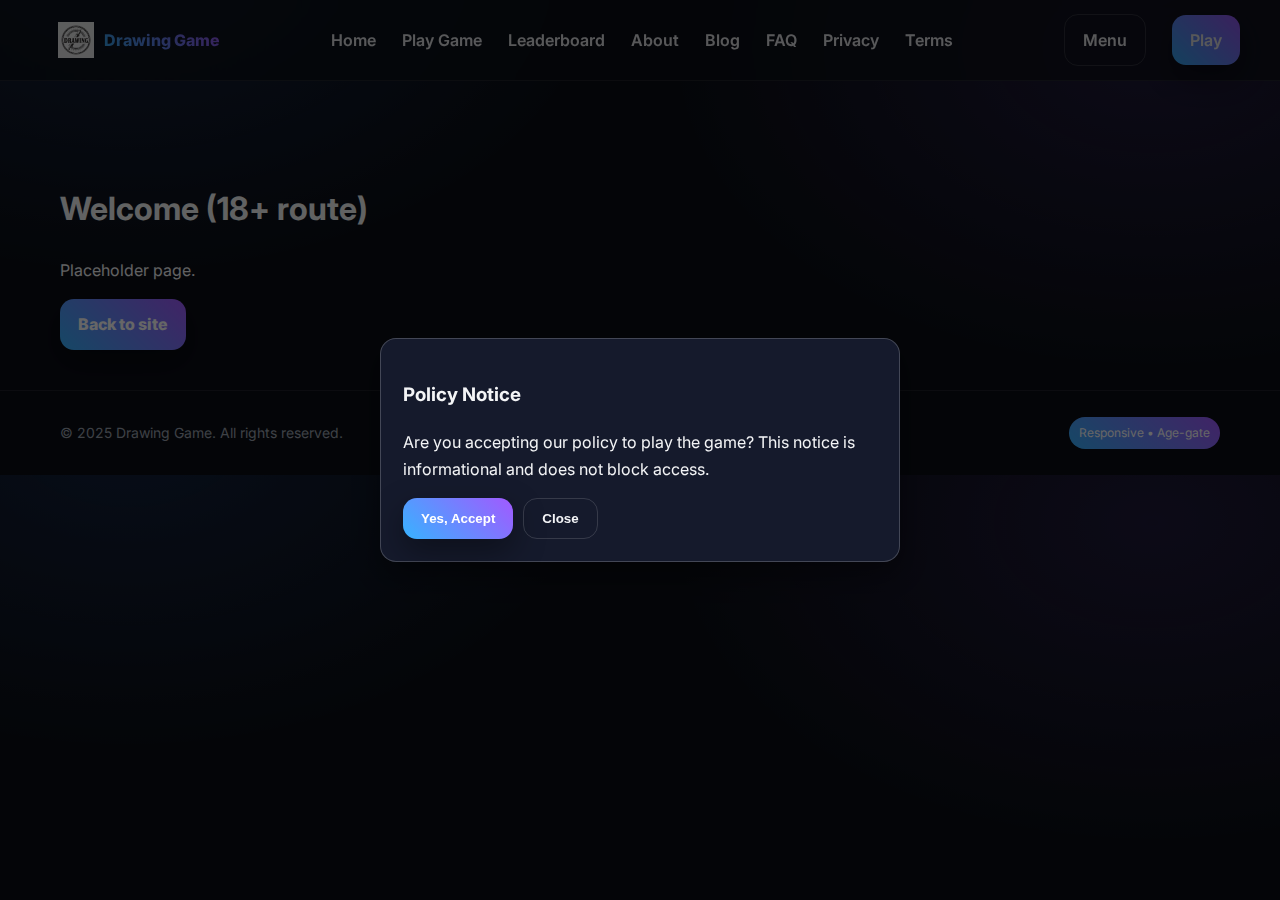
<file: lander.html>
<!doctype html>
<html lang="en">
<head>
<meta charset="utf-8">
<meta name="viewport" content="width=device-width, initial-scale=1" />
<link rel="icon" href="./assets/img/pen-drawing-.jpg">
<title> Drawing Game -  Drawing Game</title>
<meta name="description" content=" Drawing Game is a playful, responsive game site with a fast canvas runner.">
<link rel="preconnect" href="https://fonts.googleapis.com"><link rel="preconnect" href="https://fonts.gstatic.com" crossorigin>
<link href="https://fonts.googleapis.com/css2?family=Inter:wght@400;600;800&display=swap" rel="stylesheet">
<link rel="stylesheet" href="assets/css/style.css" />
</head>
<body>
<nav class="nav">
  <div class="container nav-inner">
    <a class="logo" href="index.html" aria-label="Home"><img src="assets/img/pen-drawing-.jpg" alt=" Drawing Game icon"><span> Drawing Game</span></a>
    <div class="menu" data-nav-menu>
      <a href="index.html" >Home</a>
      <a href="game.html" >Play Game</a>
      <a href="leaderboard.html" >Leaderboard</a>
      <a href="about.html" >About</a>
      <a href="blog.html" >Blog</a>
      <a href="faq.html" >FAQ</a>
      <a href="privacy.html" >Privacy</a>
      <a href="terms.html" >Terms</a>
       
    </div>
    <div class="right"><a class="btn ghost" data-nav-toggle>Menu</a><a class="btn" href="game.html">Play</a></div>
  </div>
</nav>
<header class='hero'><div class='container'><h1>Welcome (18+ route)</h1><p>Placeholder page.</p><a class='btn' href='index.html'>Back to site</a></div></header><footer class="footer"><div class="container" style="display:flex;align-items:center;justify-content:space-between;gap:12px;flex-wrap:wrap">
<div>© 2025  Drawing Game. All rights reserved.</div><div style="display:flex;gap:12px;align-items:center"><span class="badge">Responsive • Age-gate</span></div>
</div></footer><script src="assets/js/main.js"></script></body></html>
</file>
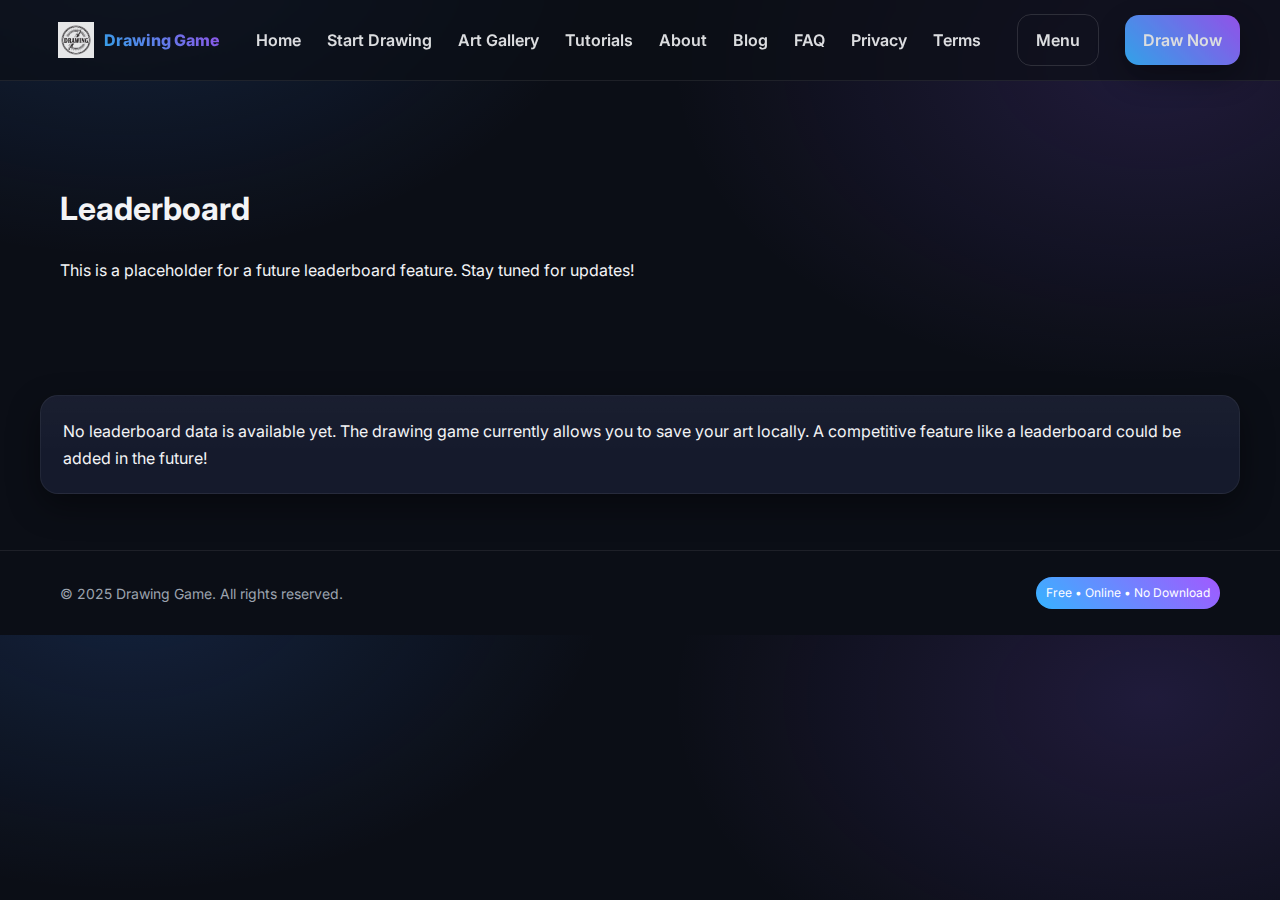
<file: leaderboard.html>
<!doctype html>
<html lang="en">
<head>
<meta charset="utf-8">
<meta name="viewport" content="width=device-width, initial-scale=1" />
<link rel="icon" href="./assets/img/pen-drawing-.jpg">
<title> Drawing Game -  Drawing Game</title>
<meta name="description" content=" Drawing Game is a playful, responsive game site with a fast canvas runner.">
<link rel="preconnect" href="https://fonts.googleapis.com"><link rel="preconnect" href="https://fonts.gstatic.com" crossorigin>
<link href="https://fonts.googleapis.com/css2?family=Inter:wght@400;600;800&display=swap" rel="stylesheet">
<link rel="stylesheet" href="assets/css/style.css" />
</head>
<body>
<nav class="nav">
  <div class="container nav-inner">
    <a class="logo" href="index.html" aria-label="Home"><img src="assets/img/pen-drawing-.jpg" alt=" Drawing Game icon"><span> Drawing Game</span></a>
    <div class="menu" data-nav-menu>
      <a href="index.html" >Home</a>
      <a href="game.html" >Start Drawing</a>
      <a href="gallery.html" >Art Gallery</a>
      <a href="tutorials.html" >Tutorials</a>
      <a href="about.html" >About</a>
      <a href="blog.html" >Blog</a>
      <a href="faq.html" >FAQ</a>
      <a href="privacy.html" >Privacy</a>
      <a href="terms.html" >Terms</a>
    </div>
    <div class="right"><a class="btn ghost" data-nav-toggle>Menu</a><a class="btn" href="game.html">Draw Now</a></div>
  </div>
</nav>

<header class="hero">
  <div class="container">
    <h1>Leaderboard</h1>
    <p>This is a placeholder for a future leaderboard feature. Stay tuned for updates!</p>
  </div>
</header>

<section class="section container">
  <div class="card">
    <div id="lb">No leaderboard data is available yet. The drawing game currently allows you to save your art locally. A competitive feature like a leaderboard could be added in the future!</div>
  </div>
</section>

<script>
// The original script was for a different game.
// It has been removed to avoid confusion.
// A new script would be needed to implement a leaderboard for the drawing game.
</script>

<footer class="footer">
  <div class="container" style="display:flex;align-items:center;justify-content:space-between;gap:12px;flex-wrap:wrap">
    <div class="footer-copyright">© 2025 Drawing Game. All rights reserved.</div>
    <div class="footer-badge"><span class="badge">Free • Online • No Download</span></div>
  </div>
</footer>
<script src="assets/js/main.js"></script>
</body></html>
</file>
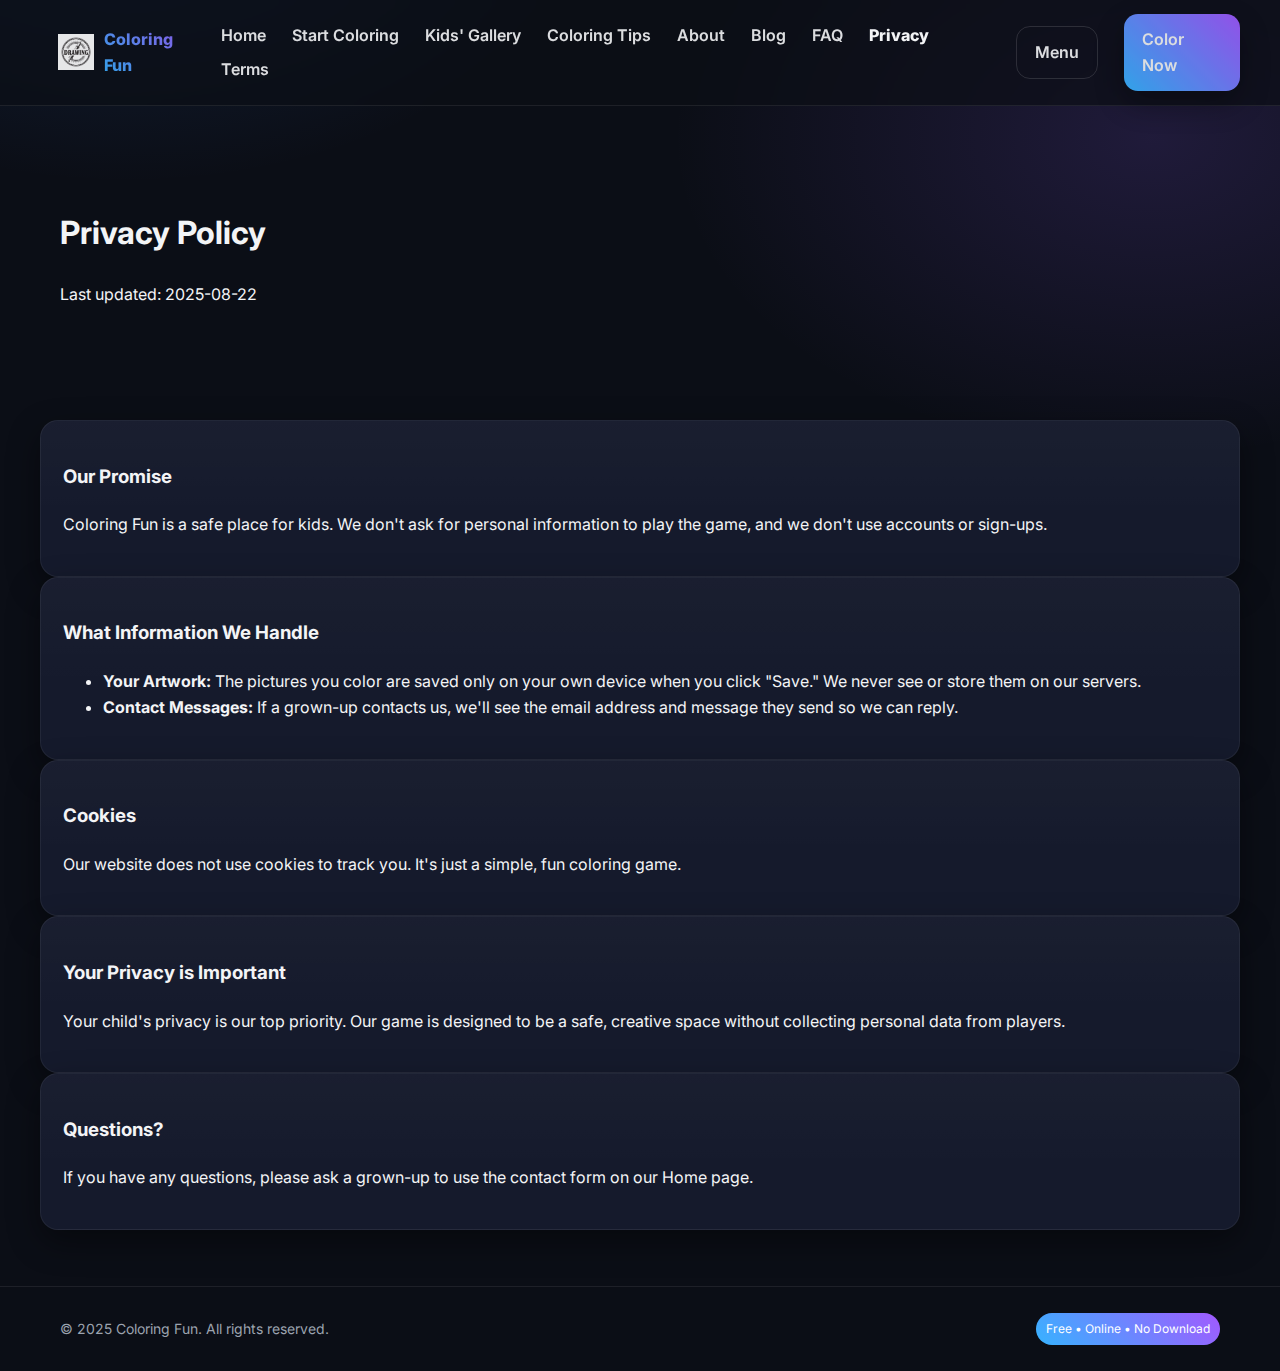
<file: privacy.html>
<!doctype html>
<html lang="en">
<head>
<meta charset="utf-8">
<meta name="viewport" content="width=device-width, initial-scale=1" />
<link rel="icon" href="./assets/img/pen-drawing-.jpg">
<title>Privacy Policy - Coloring Fun</title>
<meta name="description" content="Read our privacy policy to understand how we protect your child's safety and privacy on Coloring Fun.">
<link rel="preconnect" href="https://fonts.googleapis.com"><link rel="preconnect" href="https://fonts.gstatic.com" crossorigin>
<link href="https://fonts.googleapis.com/css2?family=Inter:wght@400;600;800&display=swap" rel="stylesheet">
<link rel="stylesheet" href="assets/css/style.css" />
</head>
<body>
<nav class="nav">
  <div class="container nav-inner">
    <a class="logo" href="index.html" aria-label="Home"><img src="assets/img/pen-drawing-.jpg" alt="Coloring Fun icon"><span>Coloring Fun</span></a>
    <div class="menu" data-nav-menu>
      <a href="index.html" >Home</a>
      <a href="game.html" >Start Coloring</a>
      <a href="gallery.html" >Kids' Gallery</a>
      <a href="tutorials.html" >Coloring Tips</a>
      <a href="about.html" >About</a>
      <a href="blog.html" >Blog</a>
      <a href="faq.html" >FAQ</a>
      <a href="privacy.html" style='opacity:1;font-weight:800'>Privacy</a>
      <a href="terms.html" >Terms</a>
    </div>
    <div class="right"><a class="btn ghost" data-nav-toggle>Menu</a><a class="btn" href="game.html">Color Now</a></div>
  </div>
</nav>
<header class='hero'><div class='container'><h1>Privacy Policy</h1><p>Last updated: 2025-08-22</p></div></header><section class='section container'><div class='card'><h3>Our Promise</h3><p>Coloring Fun is a safe place for kids. We don't ask for personal information to play the game, and we don't use accounts or sign-ups.</p></div><div class='card'><h3>What Information We Handle</h3><ul><li><b>Your Artwork:</b> The pictures you color are saved only on your own device when you click "Save." We never see or store them on our servers.</li><li><b>Contact Messages:</b> If a grown-up contacts us, we'll see the email address and message they send so we can reply.</li></ul></div><div class='card'><h3>Cookies</h3><p>Our website does not use cookies to track you. It's just a simple, fun coloring game.</p></div><div class='card'><h3>Your Privacy is Important</h3><p>Your child's privacy is our top priority. Our game is designed to be a safe, creative space without collecting personal data from players.</p></div><div class='card'><h3>Questions?</h3><p>If you have any questions, please ask a grown-up to use the contact form on our Home page.</p></div></section><footer class="footer"><div class="container" style="display:flex;align-items:center;justify-content:space-between;gap:12px;flex-wrap:wrap">
<div class="footer-copyright">© 2025 Coloring Fun. All rights reserved.</div><div class="footer-badge"><span class="badge">Free • Online • No Download</span></div>
</div></footer>
<script src="assets/js/main.js"></script>
</body></html>
</file>
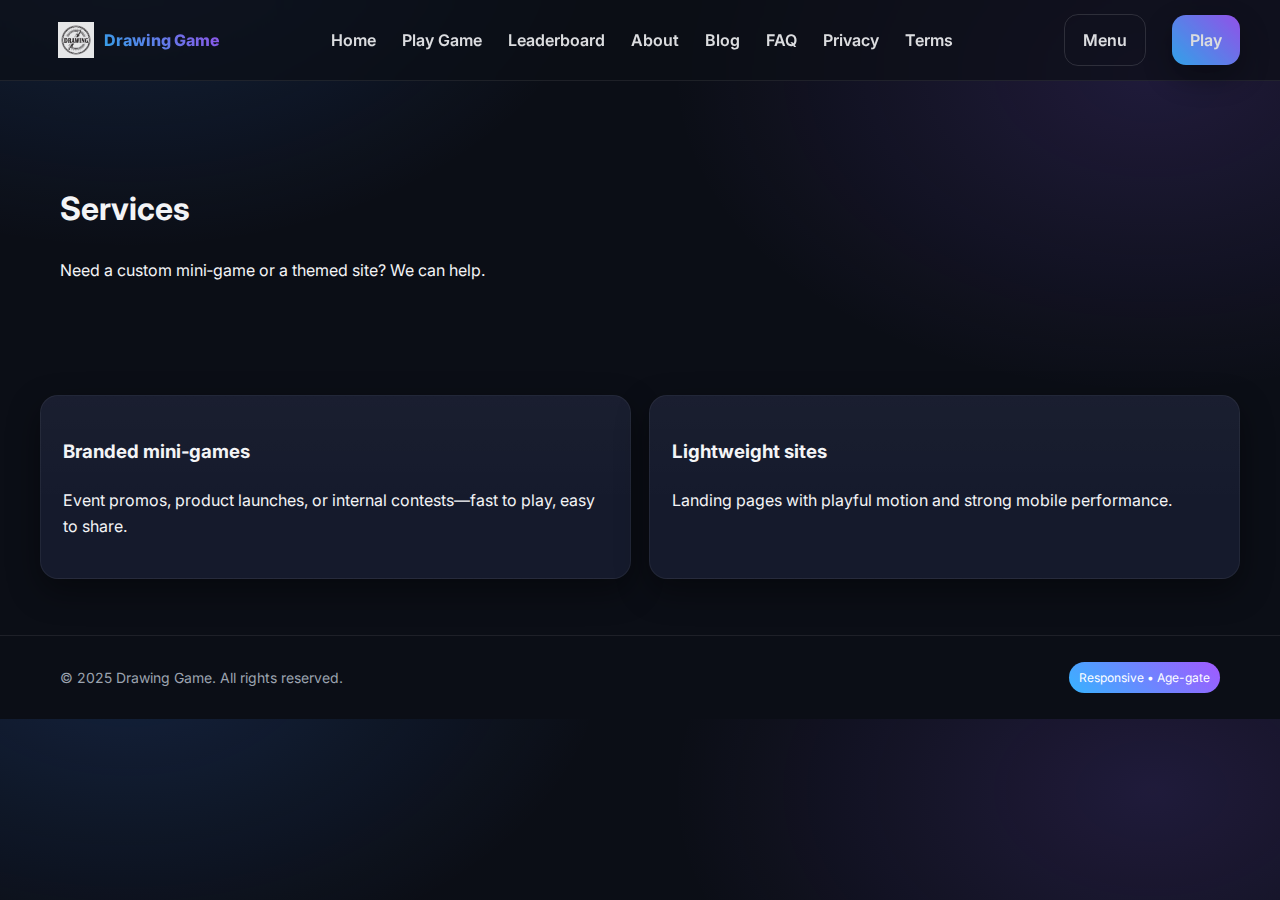
<file: services.html>
<!doctype html>
<html lang="en">
<head>
<meta charset="utf-8">
<meta name="viewport" content="width=device-width, initial-scale=1" />
<link rel="icon" href="./assets/img/pen-drawing-.jpg">
<title> Drawing Game -  Drawing Game</title>
<meta name="description" content=" Drawing Game is a playful, responsive game site with a fast canvas runner.">
<link rel="preconnect" href="https://fonts.googleapis.com"><link rel="preconnect" href="https://fonts.gstatic.com" crossorigin>
<link href="https://fonts.googleapis.com/css2?family=Inter:wght@400;600;800&display=swap" rel="stylesheet">
<link rel="stylesheet" href="assets/css/style.css" />
</head>
<body>
<nav class="nav">
  <div class="container nav-inner">
    <a class="logo" href="index.html" aria-label="Home"><img src="assets/img/pen-drawing-.jpg" alt=" Drawing Game icon"><span> Drawing Game</span></a>
    <div class="menu" data-nav-menu>
      <a href="index.html" >Home</a>
      <a href="game.html" >Play Game</a>
      <a href="leaderboard.html" >Leaderboard</a>
      <a href="about.html" >About</a>
      <a href="blog.html" >Blog</a>
      <a href="faq.html" >FAQ</a>
      <a href="privacy.html" >Privacy</a>
      <a href="terms.html" >Terms</a>
       
    </div>
    <div class="right"><a class="btn ghost" data-nav-toggle>Menu</a><a class="btn" href="game.html">Play</a></div>
  </div>
</nav>

<header class="hero"><div class="container"><h1>Services</h1><p>Need a custom mini‑game or a themed site? We can help.</p></div></header>
<section class="section container"><div class="grid-2">
<div class="card"><h3>Branded mini‑games</h3><p>Event promos, product launches, or internal contests—fast to play, easy to share.</p></div>
<div class="card"><h3>Lightweight sites</h3><p>Landing pages with playful motion and strong mobile performance.</p></div>
</div></section>
<footer class="footer"><div class="container" style="display:flex;align-items:center;justify-content:space-between;gap:12px;flex-wrap:wrap">
<div>© 2025  Drawing Game. All rights reserved.</div><div style="display:flex;gap:12px;align-items:center"><span class="badge">Responsive • Age-gate</span></div>
</div></footer><script src="assets/js/main.js"></script></body></html>
</file>
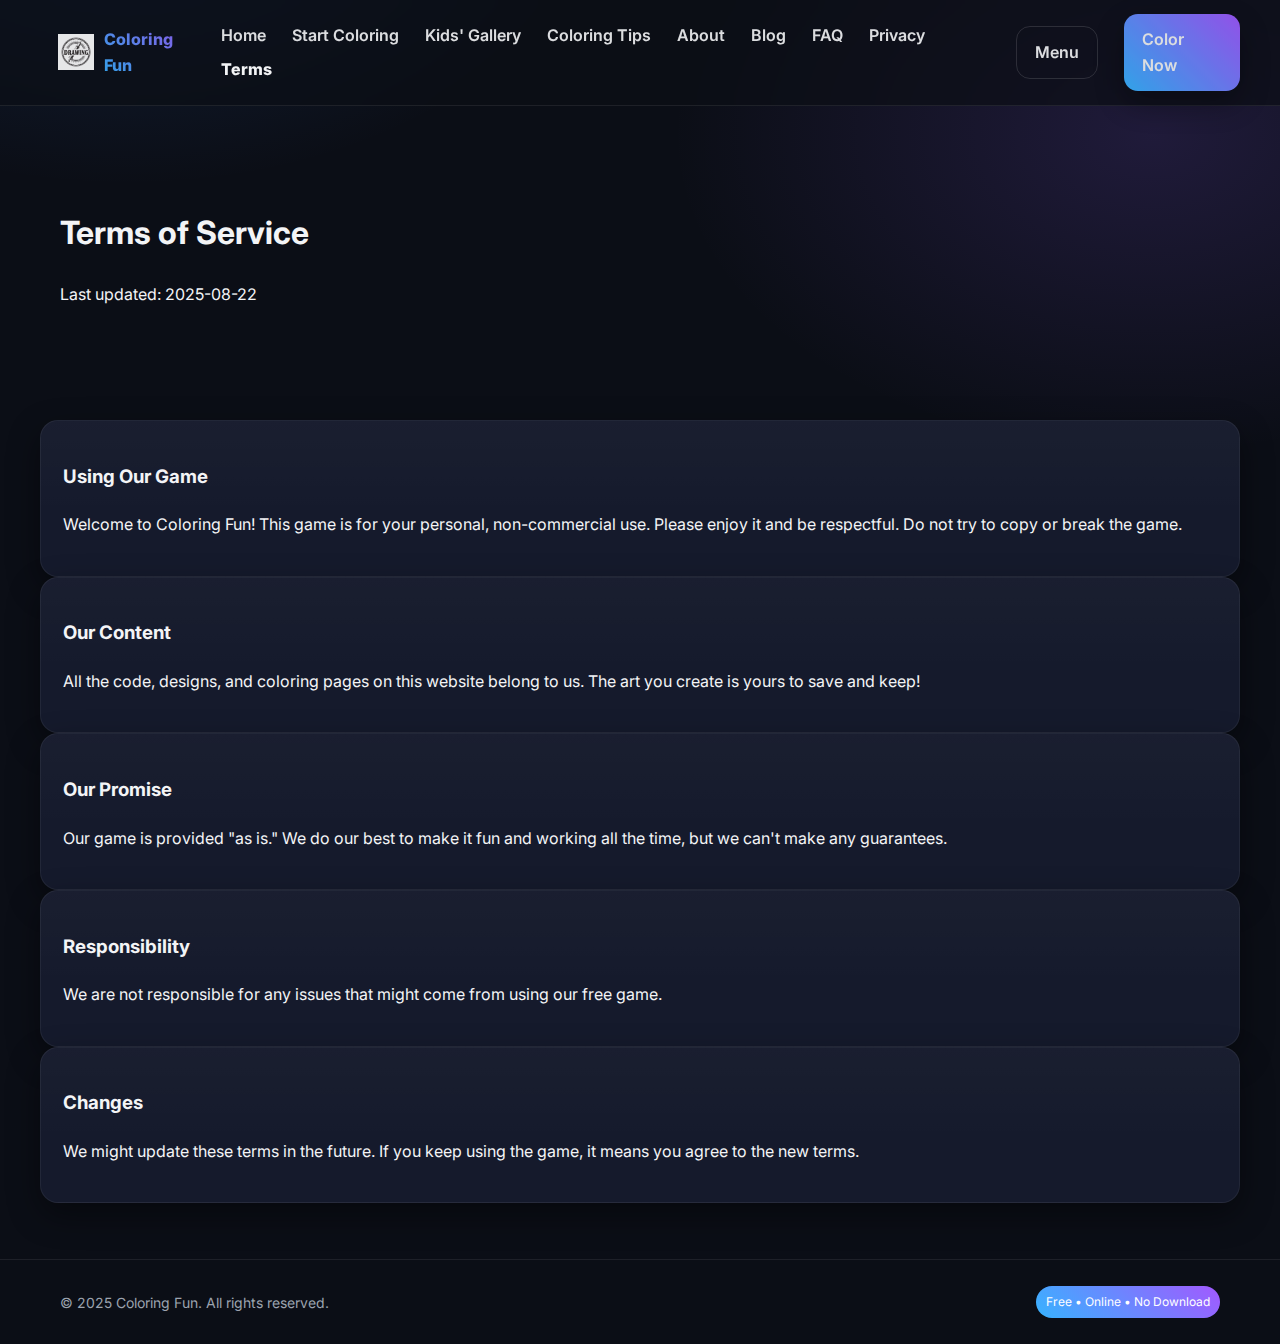
<file: terms.html>
<!doctype html>
<html lang="en">
<head>
<meta charset="utf-8">
<meta name="viewport" content="width=device-width, initial-scale=1" />
<link rel="icon" href="./assets/img/pen-drawing-.jpg">
<title>Terms of Service - Coloring Fun</title>
<meta name="description" content="Read the terms of service for using our free online coloring game for kids.">
<link rel="preconnect" href="https://fonts.googleapis.com"><link rel="preconnect" href="https://fonts.gstatic.com" crossorigin>
<link href="https://fonts.googleapis.com/css2?family=Inter:wght@400;600;800&display=swap" rel="stylesheet">
<link rel="stylesheet" href="assets/css/style.css" />
</head>
<body>
<nav class="nav">
  <div class="container nav-inner">
    <a class="logo" href="index.html" aria-label="Home"><img src="assets/img/pen-drawing-.jpg" alt="Coloring Fun icon"><span>Coloring Fun</span></a>
    <div class="menu" data-nav-menu>
      <a href="index.html" >Home</a>
      <a href="game.html" >Start Coloring</a>
      <a href="gallery.html" >Kids' Gallery</a>
      <a href="tutorials.html" >Coloring Tips</a>
      <a href="about.html" >About</a>
      <a href="blog.html" >Blog</a>
      <a href="faq.html" >FAQ</a>
      <a href="privacy.html" >Privacy</a>
      <a href="terms.html" style='opacity:1;font-weight:800'>Terms</a>
    </div>
    <div class="right"><a class="btn ghost" data-nav-toggle>Menu</a><a class="btn" href="game.html">Color Now</a></div>
  </div>
</nav>
<header class='hero'><div class='container'><h1>Terms of Service</h1><p>Last updated: 2025-08-22</p></div></header><section class='section container'><div class='card'><h3>Using Our Game</h3><p>Welcome to Coloring Fun! This game is for your personal, non-commercial use. Please enjoy it and be respectful. Do not try to copy or break the game.</p></div><div class='card'><h3>Our Content</h3><p>All the code, designs, and coloring pages on this website belong to us. The art you create is yours to save and keep!</p></div><div class='card'><h3>Our Promise</h3><p>Our game is provided "as is." We do our best to make it fun and working all the time, but we can't make any guarantees.</p></div><div class='card'><h3>Responsibility</h3><p>We are not responsible for any issues that might come from using our free game.</p></div><div class='card'><h3>Changes</h3><p>We might update these terms in the future. If you keep using the game, it means you agree to the new terms.</p></div></section><footer class="footer"><div class="container" style="display:flex;align-items:center;justify-content:space-between;gap:12px;flex-wrap:wrap">
<div class="footer-copyright">© 2025 Coloring Fun. All rights reserved.</div><div class="footer-badge"><span class="badge">Free • Online • No Download</span></div>
</div></footer>
<script src="assets/js/main.js"></script>
</body></html>
</file>
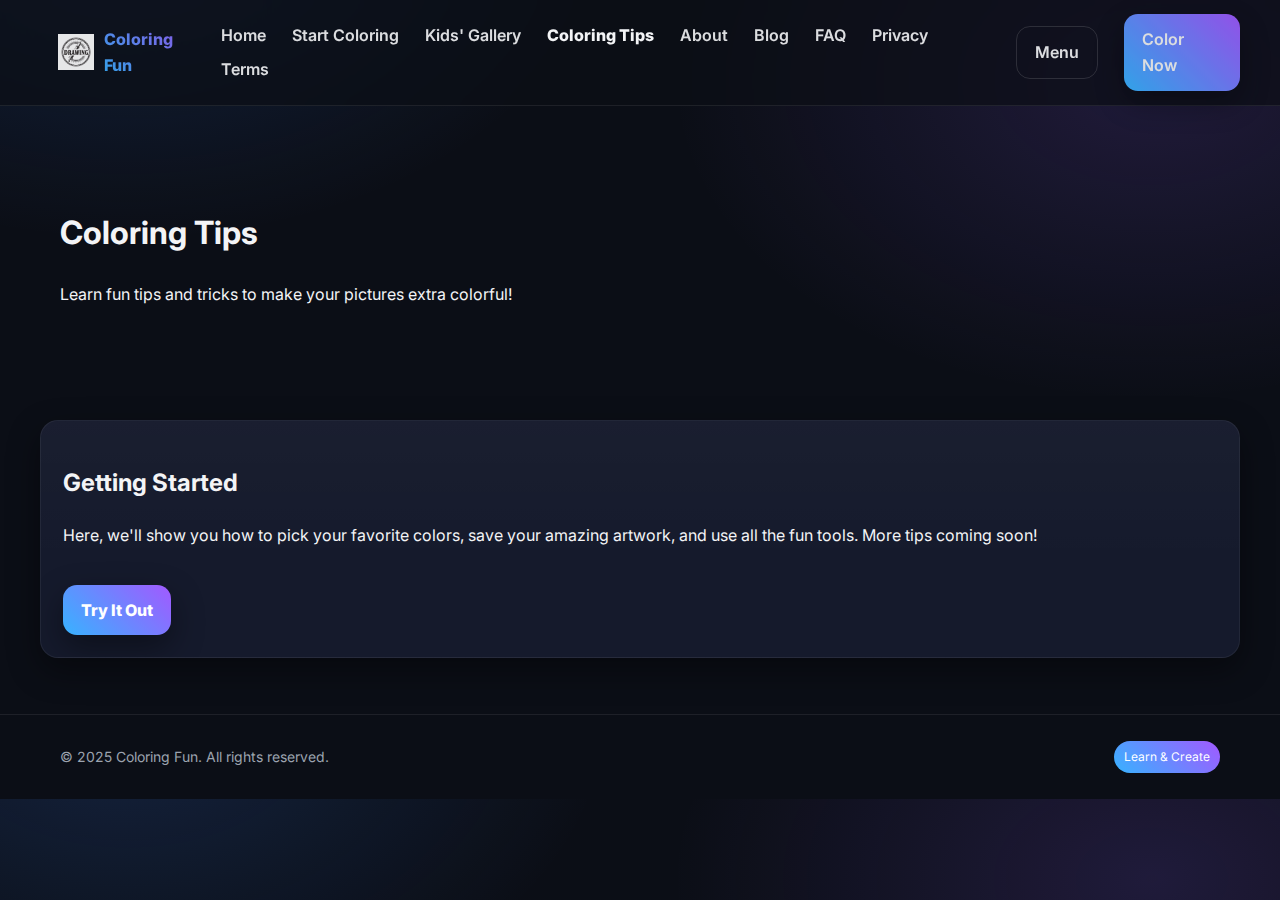
<file: tutorials.html>
<!doctype html>
<html lang="en">
<head>
<meta charset="utf-8">
<meta name="viewport" content="width=device-width, initial-scale=1" />
<link rel="icon" href="./assets/img/pen-drawing-.jpg">
<title>Coloring Tips - Coloring Fun</title>
<meta name="description" content="Learn how to use all the fun tools in our coloring game with these easy tips and tricks.">
<link rel="preconnect" href="https://fonts.googleapis.com">
<link rel="preconnect" href="https://fonts.gstatic.com" crossorigin>
<link href="https://fonts.googleapis.com/css2?family=Inter:wght@400;600;800&display=swap" rel="stylesheet">
<link rel="stylesheet" href="assets/css/style.css" />
</head>
<body>
<nav class="nav">
  <div class="container nav-inner">
    <a class="logo" href="index.html" aria-label="Home"><img src="assets/img/pen-drawing-.jpg" alt="Coloring Fun icon"><span>Coloring Fun</span></a>
    <div class="menu" data-nav-menu>
      <a href="index.html">Home</a>
      <a href="game.html">Start Coloring</a>
      <a href="gallery.html">Kids' Gallery</a>
      <a href="tutorials.html" style='opacity:1;font-weight:800'>Coloring Tips</a>
      <a href="about.html">About</a>
      <a href="blog.html">Blog</a>
      <a href="faq.html">FAQ</a>
      <a href="privacy.html">Privacy</a>
      <a href="terms.html">Terms</a>
    </div>
    <div class="right"><a class="btn ghost" data-nav-toggle>Menu</a><a class="btn" href="game.html">Color Now</a></div>
  </div>
</nav>

<header class="hero">
  <div class="container">
    <h1>Coloring Tips</h1>
    <p>Learn fun tips and tricks to make your pictures extra colorful!</p>
  </div>
</header>

<section class="section container">
  <div class="card">
    <h2>Getting Started</h2>
    <p>Here, we'll show you how to pick your favorite colors, save your amazing artwork, and use all the fun tools. More tips coming soon!</p>
    <a class="btn" href="game.html" style="margin-top: 20px;">Try It Out</a>
  </div>
</section>

<footer class="footer">
  <div class="container" style="display:flex;align-items:center;justify-content:space-between;gap:12px;flex-wrap:wrap">
    <div>© 2025 Coloring Fun. All rights reserved.</div>
    <div style="display:flex;gap:12px;align-items:center"><span class="badge">Learn & Create</span></div>
  </div>
</footer>
<script src="assets/js/main.js"></script>
</body>
</html>
</file>
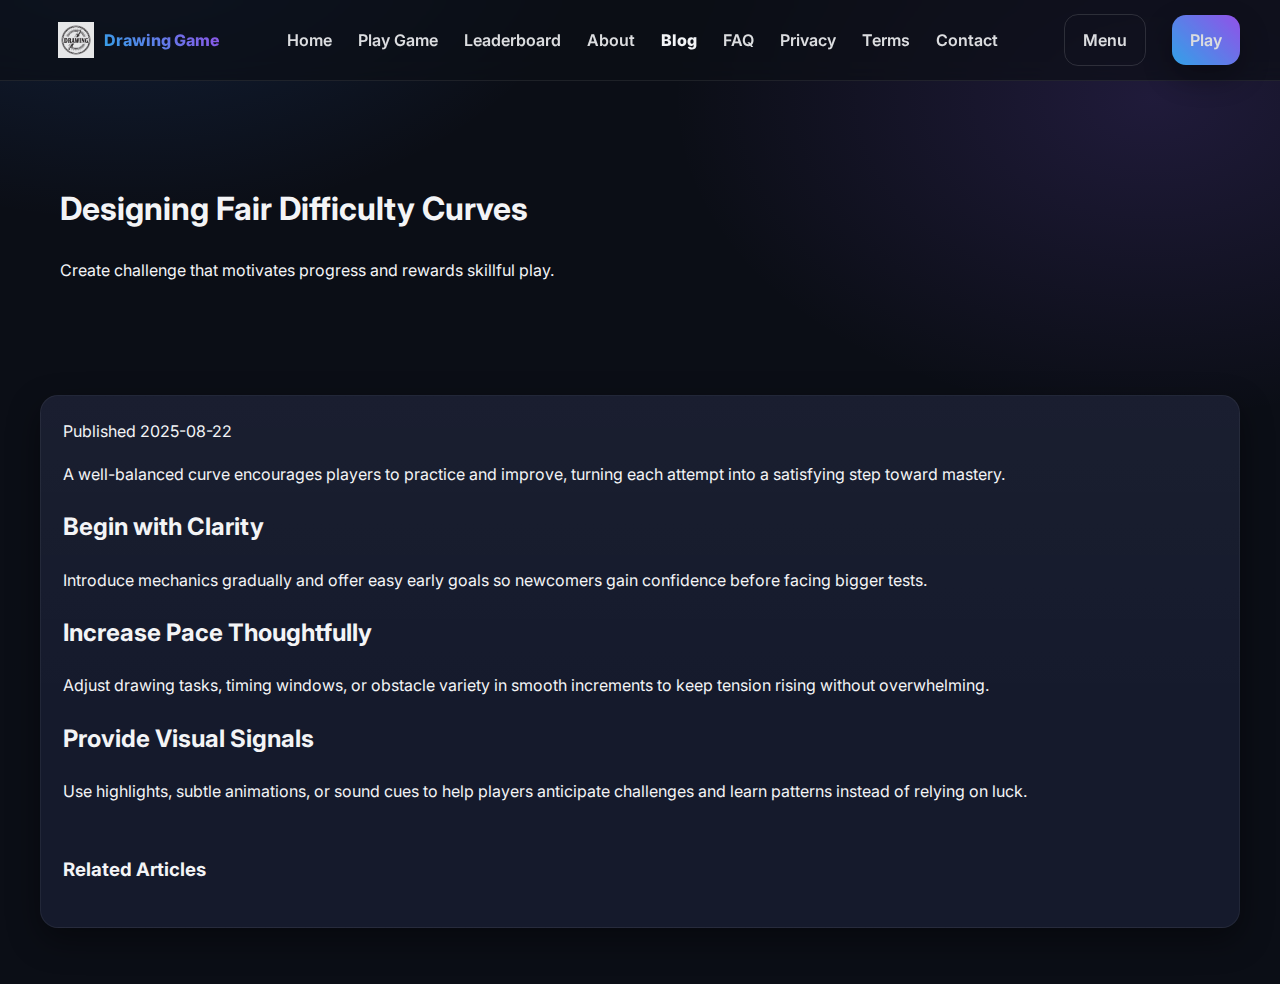
<file: posts/board-layouts.html>
<!doctype html><html lang="en"><head><meta charset="utf-8"><meta name="viewport" content="width=device-width, initial-scale=1" /><link rel="icon" href=".././assets/img/pen-drawing-.jpg"><title>Designing Fair Difficulty Curves — Drawing Game</title><link rel="stylesheet" href="../assets/css/style.css"><link rel="preconnect" href="https://fonts.googleapis.com"><link href="https://fonts.googleapis.com/css2?family=Inter:wght@400;600;800&display=swap" rel="stylesheet"></head><body>
<nav class="nav"><div class="container nav-inner"><a class="logo" href="../index.html"><img src="../assets/img/pen-drawing-.jpg" alt="Drawing Game icon"><span>Drawing Game</span></a><div class="menu" data-nav-menu><a href="../index.html">Home</a><a href="../game.html">Play Game</a><a href="../leaderboard.html">Leaderboard</a><a href="../about.html">About</a><a href="../blog.html" style="opacity:1;font-weight:800">Blog</a><a href="../faq.html">FAQ</a><a href="../privacy.html">Privacy</a><a href="../terms.html">Terms</a><a href="../index.html#contact">Contact</a></div><div class="right"><a class="btn ghost" data-nav-toggle>Menu</a><a class="btn" href="../game.html">Play</a></div></div></nav>
<header class="hero"><div class="container"><h1>Designing Fair Difficulty Curves</h1><p>Create challenge that motivates progress and rewards skillful play.</p></div></header>
<section class="section container"><article class="card"><div class="meta">Published 2025-08-22</div>
<p>A well-balanced curve encourages players to practice and improve, turning each attempt into a satisfying step toward mastery.</p>

<h2>Begin with Clarity</h2>
<p>Introduce mechanics gradually and offer easy early goals so newcomers gain confidence before facing bigger tests.</p>

<h2>Increase Pace Thoughtfully</h2>
<p>Adjust drawing tasks, timing windows, or obstacle variety in smooth increments to keep tension rising without overwhelming.</p>

<h2>Provide Visual Signals</h2>
<p>Use highlights, subtle animations, or sound cues to help players anticipate challenges and learn patterns instead of relying on luck.</p>

<div style="height:16px"></div>
<h3>Related Articles</h3>
<div class="grid-3">
</file>
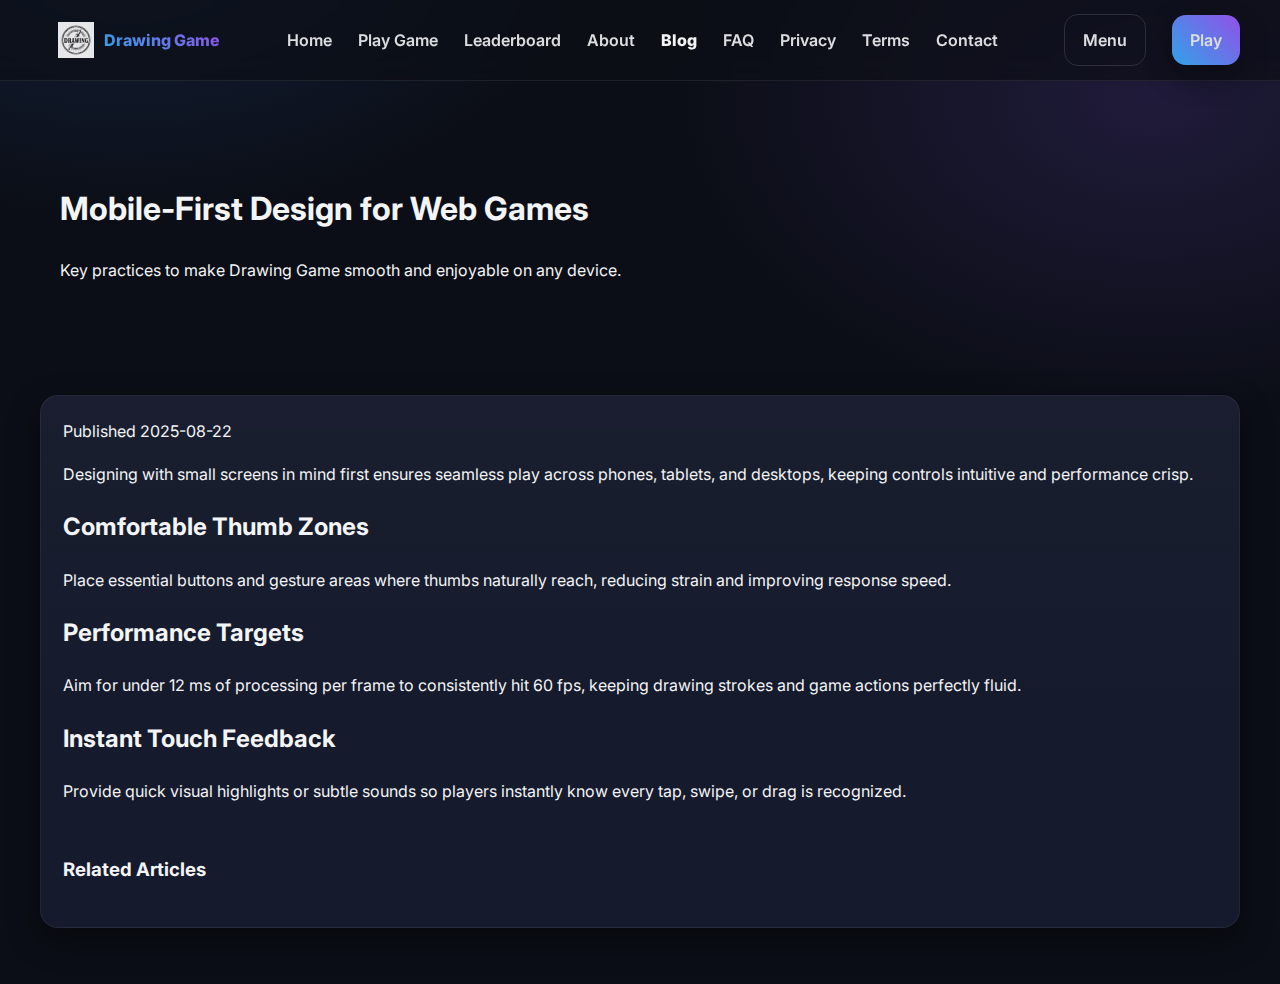
<file: posts/dice-mechanics.html>
<!doctype html><html lang="en"><head><meta charset="utf-8"><meta name="viewport" content="width=device-width, initial-scale=1" /><link rel="icon" href=".././assets/img/pen-drawing-.jpg"><title>Mobile-First Design for Web Games — Drawing Game</title><link rel="stylesheet" href="../assets/css/style.css"><link rel="preconnect" href="https://fonts.googleapis.com"><link href="https://fonts.googleapis.com/css2?family=Inter:wght@400;600;800&display=swap" rel="stylesheet"></head><body>
<nav class="nav"><div class="container nav-inner"><a class="logo" href="../index.html"><img src="../assets/img/pen-drawing-.jpg" alt="Drawing Game icon"><span>Drawing Game</span></a><div class="menu" data-nav-menu><a href="../index.html">Home</a><a href="../game.html">Play Game</a><a href="../leaderboard.html">Leaderboard</a><a href="../about.html">About</a><a href="../blog.html" style="opacity:1;font-weight:800">Blog</a><a href="../faq.html">FAQ</a><a href="../privacy.html">Privacy</a><a href="../terms.html">Terms</a><a href="../index.html#contact">Contact</a></div><div class="right"><a class="btn ghost" data-nav-toggle>Menu</a><a class="btn" href="../game.html">Play</a></div></div></nav>
<header class="hero"><div class="container"><h1>Mobile-First Design for Web Games</h1><p>Key practices to make Drawing Game smooth and enjoyable on any device.</p></div></header>
<section class="section container"><article class="card"><div class="meta">Published 2025-08-22</div>
<p>Designing with small screens in mind first ensures seamless play across phones, tablets, and desktops, keeping controls intuitive and performance crisp.</p>

<h2>Comfortable Thumb Zones</h2>
<p>Place essential buttons and gesture areas where thumbs naturally reach, reducing strain and improving response speed.</p>

<h2>Performance Targets</h2>
<p>Aim for under 12 ms of processing per frame to consistently hit 60 fps, keeping drawing strokes and game actions perfectly fluid.</p>

<h2>Instant Touch Feedback</h2>
<p>Provide quick visual highlights or subtle sounds so players instantly know every tap, swipe, or drag is recognized.</p>

<div style="height:16px"></div>
<h3>Related Articles</h3>
<div class="grid-3">
</file>
<file: assets/css/style.css>
:root{
 --bg: #0B0E16;      /* dark background for contrast */
--card: #151A2C;    /* bright orange for cards and highlights */
--muted: #9CA3AF;   /* subtle gray for muted elements */
--text: #F3F4F6;    /* white text for readability */
--a: #37B3FF;       /* cyan for accent/links */
--b: #A259FF;       /* hot pink for secondary accents */

  --shadow:0 12px 32px rgba(0,0,0,.4)
}
*{box-sizing:border-box}
html,body{margin:0;padding:0}
html{scroll-behavior:smooth}
body{
  font-family:Inter,Poppins,system-ui,-apple-system,Segoe UI,Roboto,Arial,sans-serif;
  color:var(--text);
  background:
    radial-gradient(1200px 800px at 10% -10%, rgba(59,130,246,.18), transparent 40%),
    radial-gradient(1200px 800px at 90% 10%, rgba(139,92,246,.16), transparent 40%),
    var(--bg);
  line-height:1.65
}
.container{max-width:1200px;margin:0 auto;padding:0 20px}
.nav{position:sticky;top:0;z-index:50;background:rgba(11,14,22,.7);backdrop-filter:blur(8px);border-bottom:1px solid rgba(255,255,255,.08)}
.nav-inner{display:flex;align-items:center;justify-content:space-between;padding:14px 0}
.nav a{color:var(--text);text-decoration:none;margin-left:18px;font-weight:600;opacity:.9}
.nav a:hover{opacity:1}
.logo{display:flex;align-items:center;gap:10px}
.logo img{height:36px}
.logo span{font-weight:800;background:linear-gradient(45deg,var(--a),var(--b));-webkit-background-clip:text;background-clip:text;color:transparent}
.menu{display:flex;align-items:center;gap:8px;flex-wrap:wrap}
.right{display:flex;align-items:center;gap:8px}
.btn{display:inline-flex;align-items:center;gap:10px;padding:12px 18px;border-radius:14px;background:linear-gradient(45deg,var(--a),var(--b));color:white;text-decoration:none;font-weight:800;border:0;box-shadow:var(--shadow);cursor:pointer}
.btn.ghost{background:transparent;border:1px solid rgba(255,255,255,.14);color:var(--text);box-shadow:none}
.hero{padding:80px 0 40px}
.hero .grid{display:grid;grid-template-columns:1.2fr 1fr;gap:28px;align-items:center}
.hero-p { max-width: 600px; }
.hero-buttons {
  display: flex;
  gap: 10px;
  flex-wrap: wrap;
  margin-top: 1rem;
  margin-bottom: 1.5rem;
}
.card{background:linear-gradient(180deg, rgba(255,255,255,.02), transparent 60%),var(--card);border:1px solid rgba(255,255,255,.06);border-radius:18px;padding:22px;box-shadow:var(--shadow);overflow:hidden}
.kudos{display:flex;flex-wrap:wrap;gap:10px}
.kudos .pill{padding:8px 12px;border:1px solid rgba(255,255,255,.14);border-radius:999px;color:var(--muted);font-size:13px}
.section{padding:56px 0}
.grid-2{display:grid;grid-template-columns:1fr 1fr;gap:18px}
.grid-3{display:grid;grid-template-columns:repeat(3,1fr);gap:18px}
.showcase{display:grid;grid-template-columns:repeat(3,1fr);gap:18px;margin-top:18px}
.tile{position:relative;border-radius:16px;overflow:hidden;min-height:180px;background:linear-gradient(45deg, rgba(59,130,246,.2), rgba(139,92,246,.2));border:1px solid rgba(255,255,255,.06)}
.tile .cap{position:absolute;bottom:10px;left:10px;background:rgba(0,0,0,.35);padding:6px 10px;border-radius:999px}
.stats{display:grid;grid-template-columns:repeat(4,1fr);gap:18px;margin-top:18px}
.stat{text-align:center}
.stat .n{font-size:36px;font-weight:900;background:linear-gradient(45deg,var(--a),var(--b));-webkit-background-clip:text;background-clip:text;color:transparent}
.stat .t{color:var(--muted)}
.badge{font-size:12px;color:white;background:linear-gradient(45deg,var(--a),var(--b));display:inline-block;padding:6px 10px;border-radius:999px}
.input,input,textarea{width:100%;padding:14px;border-radius:12px;border:1px solid rgba(255,255,255,.16);background:#0d101a;color:var(--text)}
.feature-list {
  display: flex;
  gap: 20px;
  flex-wrap: wrap;
  margin-top: 20px;
}
.feature-item {
  flex: 1;
  min-width: 200px;
}
.text-center { text-align: center; }
.card-padded { padding: 50px 40px; }
.large-text { font-size: 1.1em; line-height: 1.8; }
.lead { max-width: 800px; margin-left: auto; margin-right: auto; }
.centered-content { max-width: 900px; margin: 0 auto; }
.text-left { text-align: left; }
.cta-card {
  background: linear-gradient(135deg, #667eea 0%, #764ba2 100%);
  color: white;
}
.cta-card h2 { color: white; }
.cta-button {
  background: white;
  color: #667eea;
  font-weight: 700;
}
.contact-button { margin-top: 25px; }
.form-row{display:grid;grid-template-columns:1fr 1fr;gap:12px}
.footer{padding:26px 0;border-top:1px solid rgba(255,255,255,.08);color:var(--muted);font-size:14px; text-align: center;}
.footer .container {
  display: flex;
  align-items: center;
  justify-content: space-between;
  gap: 12px;
  flex-wrap: wrap;
}
.footer-badge {
  display: flex;
  gap: 12px;
  align-items: center;
}
.blog-grid{display:grid;grid-template-columns:repeat(3,1fr);gap:18px;align-items:stretch}
.blog-card{display:flex;flex-direction:column;min-height:280px}
.blog-card .meta{color:var(--muted);font-size:14px;margin:6px 0 10px}
.blog-card .excerpt{color:var(--muted);display:-webkit-box;-webkit-line-clamp:5;-webkit-box-orient:vertical;overflow:hidden}
.blog-card .read{margin-top:auto}
.modal-backdrop{position:fixed;inset:0;background:rgba(0,0,0,.6);display:none;align-items:center;justify-content:center;z-index:1000}
.modal{background:var(--card);border:1px solid rgba(255,255,255,.2);border-radius:16px;padding:22px;width:min(520px,92vw);box-shadow:var(--shadow)}
@media(max-width:980px){
  .hero .grid,
  .grid-2,
  .grid-3,
  .showcase,
  .blog-grid,
  .form-row { grid-template-columns:1fr }
  .footer .container {
    justify-content: center;
  }
}
</file>
